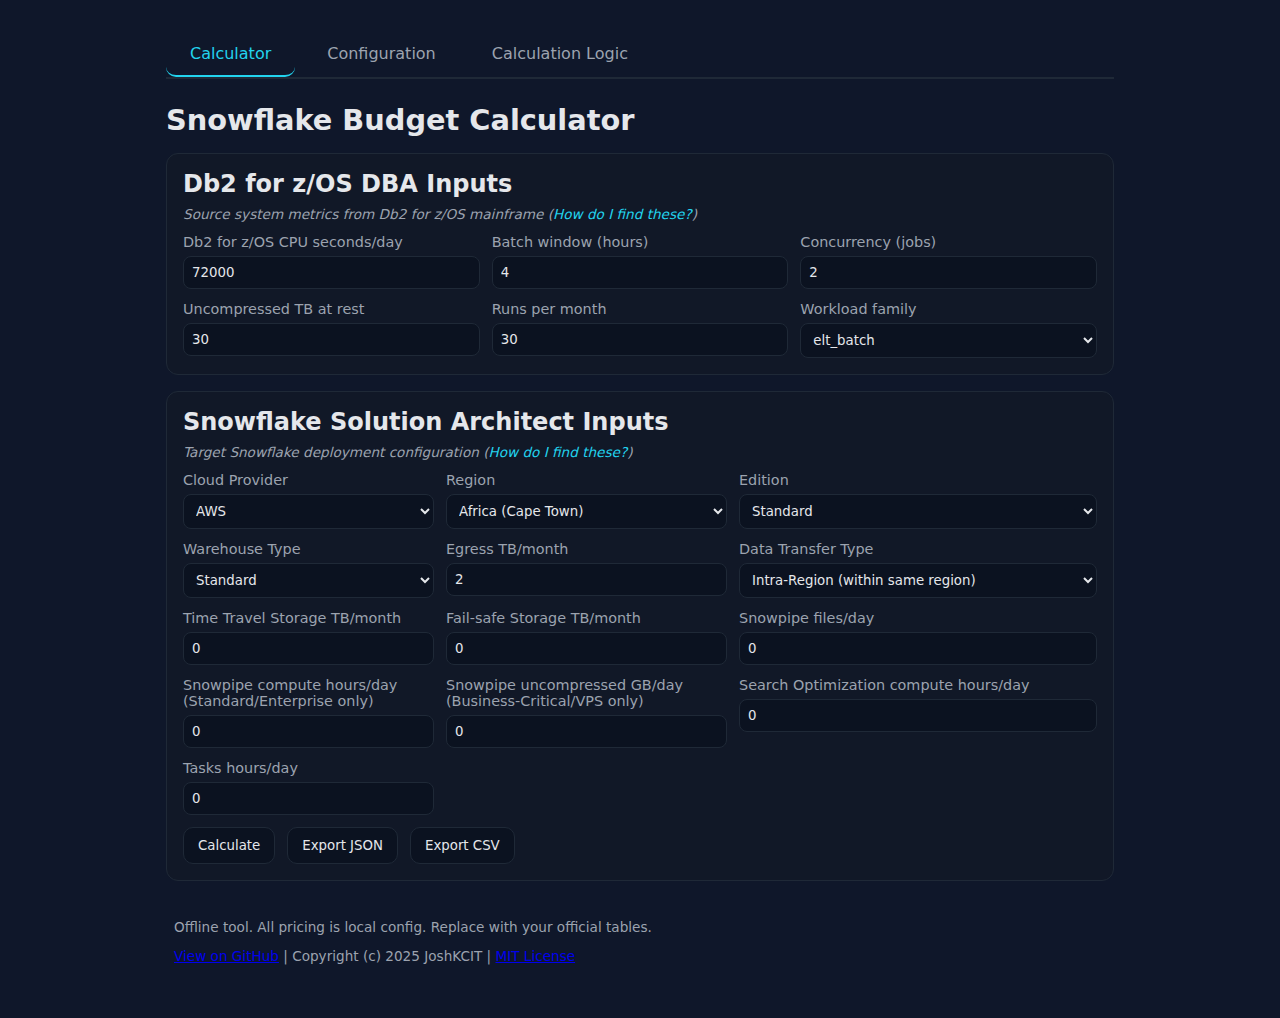
<file: index.html>
<!doctype html>
<html lang="en">
<head>
  <meta charset="utf-8">
  <title>Snowflake Budget Calculator (Offline)</title>
  <meta name="viewport" content="width=device-width, initial-scale=1">
  <link href="./css/styles.css" rel="stylesheet">
  <!-- Offline configs as JS window variables -->
  <script src="./config/pricing.js"></script>
  <script src="./config/rules.js"></script>
  <script src="./config/calibration.js"></script>
  <script src="./lib/calc.js"></script>
</head>
<body>
  <div class="container">
    <div class="tabs">
      <button class="tab-btn active" data-tab="calculator">Calculator</button>
      <button class="tab-btn" data-tab="configuration">Configuration</button>
      <button class="tab-btn" data-tab="calculation-logic">Calculation Logic</button>
    </div>

    <div id="calculator-tab" class="tab-content active">
    <h1>Snowflake Budget Calculator</h1>

    <section class="card">
      <h2>Db2 for z/OS DBA Inputs</h2>
      <p class="section-desc">Source system metrics from Db2 for z/OS mainframe (<a href="./docs/db2_dba_how_to_use.html" class="help-link">How do I find these?</a>)</p>
      <div class="grid">
        <label>Db2 for z/OS CPU seconds/day
          <input id="db2_cpu" type="number" min="0" step="1" value="72000">
        </label>
        <label>Batch window (hours)
          <input id="window_h" type="number" min="0.1" step="0.1" value="4">
        </label>
        <label>Concurrency (jobs)
          <input id="concurrency" type="number" min="1" step="1" value="2">
        </label>
        <label>Uncompressed TB at rest
          <input id="tb_at_rest" type="number" min="0" step="0.1" value="30">
        </label>
        <label>Runs per month
          <input id="freq" type="number" min="1" step="1" value="30">
        </label>
        <label>Workload family
          <select id="family"></select>
        </label>
      </div>
    </section>

    <section class="card">
      <h2>Snowflake Solution Architect Inputs</h2>
      <p class="section-desc">Target Snowflake deployment configuration (<a href="./docs/snowflake_architects_how_to_use.html" class="help-link">How do I find these?</a>)</p>
      <div class="grid">
        <label>Cloud Provider
          <select id="cloud_provider">
            <option value="aws">AWS</option>
            <option value="azure">Azure</option>
            <option value="gcp">GCP</option>
          </select>
        </label>
        <label>Region
          <select id="region"></select>
        </label>
        <label>Edition
          <select id="edition">
            <option value="standard">Standard</option>
            <option value="enterprise">Enterprise</option>
            <option value="business_critical">Business Critical</option>
            <option value="vps">Virtual Private Snowflake (VPS)</option>
          </select>
        </label>
        <label>Warehouse Type
          <select id="warehouse_type">
            <option value="standard">Standard</option>
            <option value="multi_cluster">Multi-Cluster</option>
            <option value="serverless">Serverless</option>
          </select>
        </label>
        <label id="cluster_count_label" style="display:none;">Number of clusters
          <input id="cluster_count" type="number" min="1" step="1" value="1">
        </label>
        <label>Egress TB/month
          <input id="egress_tb" type="number" min="0" step="0.1" value="2">
        </label>
        <label>Data Transfer Type
          <select id="egress_route">
            <option value="intraRegion">Intra-Region (within same region)</option>
            <option value="interRegion">Cross-Region (between regions, same cloud)</option>
            <option value="crossCloud">Cross-Cloud (between cloud providers)</option>
            <option value="internet">Internet-Egress (to public internet)</option>
            <option value="accountTransfer">Account-Transfer (between Snowflake accounts)</option>
          </select>
        </label>
        <label>Time Travel Storage TB/month
          <input id="timetravel_tb" type="number" min="0" step="0.1" value="0">
        </label>
        <label>Fail-safe Storage TB/month
          <input id="failsafe_tb" type="number" min="0" step="0.1" value="0">
        </label>
        <label>Snowpipe files/day
          <input id="snowpipe_files" type="number" min="0" step="1" value="0">
        </label>
        <label>Snowpipe compute hours/day (Standard/Enterprise only)
          <input id="snowpipe_compute_hours" type="number" min="0" step="0.1" value="0">
        </label>
        <label>Snowpipe uncompressed GB/day (Business-Critical/VPS only)
          <input id="snowpipe_gb" type="number" min="0" step="0.1" value="0">
        </label>
        <label>Search Optimization compute hours/day
          <input id="searchopt_compute_hours" type="number" min="0" step="0.1" value="0">
        </label>
        <label>Tasks hours/day
          <input id="tasks_h" type="number" min="0" step="0.1" value="0">
        </label>
      </div>
      <div class="actions">
        <button id="calc_btn">Calculate</button>
        <button id="export_json">Export JSON</button>
        <button id="export_csv">Export CSV</button>
      </div>
    </section>

    <section id="logic" class="card" style="display:none;">
      <details class="logic-details">
        <summary class="logic-summary">
          <div>
            <h2 style="display: inline; margin: 0;">Calculation Logic</h2>
            <p class="section-desc" style="display: block; margin: 4px 0 0 0;">Step-by-step breakdown of how results are calculated</p>
          </div>
        </summary>
        <div class="logic-steps" style="margin-top: 16px;">
        <div class="logic-step">
          <div class="step-number">1</div>
          <div class="step-content">
            <h4>Convert Db2 for z/OS CPU to Snowflake XS Hours</h4>
            <p class="step-formula" id="logic-step1">-</p>
            <p class="step-explanation">Uses workload-specific calibration factor (k) to estimate equivalent Snowflake compute time on XS warehouse.</p>
          </div>
        </div>

        <div class="logic-step">
          <div class="step-number">2</div>
          <div class="step-content">
            <h4>Calculate Concurrent Workload Need</h4>
            <p class="step-formula" id="logic-step2">-</p>
            <p class="step-explanation">Accounts for parallel jobs that must run simultaneously during the batch window.</p>
          </div>
        </div>

        <div class="logic-step">
          <div class="step-number">3</div>
          <div class="step-content">
            <h4>Select Warehouse Size</h4>
            <p class="step-formula" id="logic-step3">-</p>
            <p class="step-explanation">Chooses the smallest warehouse size that can complete the workload within the batch window constraint.</p>
          </div>
        </div>

        <div class="logic-step">
          <div class="step-number">4</div>
          <div class="step-content">
            <h4>Calculate Daily Warehouse Credits</h4>
            <p class="step-formula" id="logic-step4">-</p>
            <p class="step-explanation">Multiplies actual warehouse hours by the credit consumption rate for the selected size.</p>
          </div>
        </div>

        <div class="logic-step">
          <div class="step-number">5</div>
          <div class="step-content">
            <h4>Calculate Cloud Services Credits (10% Rule)</h4>
            <p class="step-formula" id="logic-step5">-</p>
            <p class="step-explanation">Cloud services are capped at 10% of warehouse credits, with an additional cap based on warehouse hours.</p>
          </div>
        </div>

        <div class="logic-step">
          <div class="step-number">6</div>
          <div class="step-content">
            <h4>Calculate Serverless Credits</h4>
            <p class="step-formula" id="logic-step6">-</p>
            <p class="step-explanation">Includes Snowpipe file processing and Task overhead based on usage patterns.</p>
          </div>
        </div>

        <div class="logic-step">
          <div class="step-number">7</div>
          <div class="step-content">
            <h4>Calculate Monthly Credits</h4>
            <p class="step-formula" id="logic-step7">-</p>
            <p class="step-explanation">Multiplies daily credits by monthly frequency and adds search optimization credits.</p>
          </div>
        </div>

        <div class="logic-step">
          <div class="step-number">8</div>
          <div class="step-content">
            <h4>Calculate Compute Costs</h4>
            <p class="step-formula" id="logic-step8">-</p>
            <p class="step-explanation">Converts total credits to dollars using region and edition-specific pricing.</p>
          </div>
        </div>

        <div class="logic-step">
          <div class="step-number">9</div>
          <div class="step-content">
            <h4>Add Storage Costs</h4>
            <p class="step-formula" id="logic-step9">-</p>
            <p class="step-explanation">Charges for data at rest based on uncompressed TB storage.</p>
          </div>
        </div>

        <div class="logic-step">
          <div class="step-number">10</div>
          <div class="step-content">
            <h4>Add Data Transfer Costs</h4>
            <p class="step-formula" id="logic-step10">-</p>
            <p class="step-explanation">Egress charges vary by transfer route (intra-region, inter-region, or internet).</p>
          </div>
        </div>

        <div class="logic-step final-step">
          <div class="step-number">✓</div>
          <div class="step-content">
            <h4>Grand Total</h4>
            <p class="step-formula" id="logic-step11">-</p>
            <p class="step-explanation">Sum of compute, storage, and transfer costs for complete monthly budget.</p>
          </div>
        </div>
      </div>
      </details>
    </section>

    <section id="results" class="card" style="display:none;">
      <h2>Results</h2>
      <p class="section-desc">Estimated Snowflake costs based on your inputs</p>
      
      <h3 class="subsection-title">Warehouse Configuration</h3>
      <div class="grid">
        <label>Recommended Size
          <div class="result-value" id="result-size">-</div>
        </label>
        <label>Warehouse Hours/Day
          <div class="result-value" id="result-wh-hours">-</div>
        </label>
        <label>Warehouse Credits/Day
          <div class="result-value" id="result-wh-credits">-</div>
        </label>
        <label id="result-cluster-count-label" style="display:none;">Number of Clusters
          <div class="result-value" id="result-cluster-count">-</div>
        </label>
      </div>

      <h3 class="subsection-title">Daily Credits Breakdown</h3>
      <div class="grid">
        <label>Cloud Services Credits/Day
          <div class="result-value" id="result-cs-credits">-</div>
        </label>
        <label>Serverless Credits/Day
          <div class="result-value" id="result-serverless-credits">-</div>
        </label>
        <label>Total Monthly Credits
          <div class="result-value" id="result-monthly-credits">-</div>
        </label>
      </div>

      <h3 class="subsection-title">Monthly Cost Breakdown (USD)</h3>
      <div class="grid">
        <label>Compute Cost
          <div class="result-value" id="result-compute">-</div>
        </label>
        <label>Storage Cost
          <div class="result-value" id="result-storage">-</div>
        </label>
        <label>Transfer Cost
          <div class="result-value" id="result-transfer">-</div>
        </label>
      </div>

      <h3 class="subsection-title">Total Estimated Cost</h3>
      <div class="result-total">
        <div class="total-label">Grand Total (USD/month)</div>
        <div class="total-value" id="result-grand-total">$0.00</div>
      </div>
      <div class="result-total" style="margin-top: 12px;">
        <div class="total-label">Grand Total (USD/year)</div>
        <div class="total-value" id="result-grand-total-year">$0.00</div>
      </div>

      <details class="raw-json">
        <summary>View Raw JSON</summary>
        <pre id="out"></pre>
      </details>
    </section>

    <footer>
      <p>Offline tool. All pricing is local config. Replace with your official tables.</p>
      <p>
        <a href="https://github.com/JoshKCIT/db2_to_snowflake_cost_calculator" target="_blank" rel="noopener noreferrer">View on GitHub</a> | 
        Copyright (c) 2025 JoshKCIT | 
        <a href="LICENSE">MIT License</a>
      </p>
    </footer>
    </div>

    <div id="configuration-tab" class="tab-content">
      <h1>Configuration Editor</h1>
      <p class="section-desc">Edit pricing, rules, and calibration settings. Changes are saved automatically to your browser's local storage.</p>
      
      <div class="config-actions">
        <button id="reset-config">Reset to Default</button>
        <button id="export-config">Export Config</button>
        <button id="import-config">Import Config</button>
        <input type="file" id="import-file" accept=".json" style="display: none;">
      </div>

      <!-- Pricing Configuration -->
      <section class="card config-section">
        <h2>Pricing Configuration</h2>
        <div class="config-subsection">
          <h3>Regions</h3>
          <div class="config-controls">
            <button class="add-item-btn" data-type="region">Add Region</button>
          </div>
          <div id="regions-list" class="config-list"></div>
        </div>
        <div class="config-subsection">
          <h3>Serverless Pricing</h3>
          <div id="serverless-config" class="config-form"></div>
        </div>
      </section>

      <!-- Rules Configuration -->
      <section class="card config-section">
        <h2>Rules Configuration</h2>
        <div class="config-subsection">
          <h3>Warehouse Credits Per Hour</h3>
          <div id="warehouse-credits-config" class="config-form"></div>
        </div>
        <div class="config-subsection">
          <h3>Size Factors</h3>
          <div id="size-factors-config" class="config-form"></div>
        </div>
        <div class="config-subsection">
          <h3>Cloud Services</h3>
          <div id="cloud-services-config" class="config-form"></div>
        </div>
      </section>

      <!-- Calibration Configuration -->
      <section class="card config-section">
        <h2>Calibration Configuration</h2>
        <div class="config-subsection">
          <h3>Workload Families</h3>
          <div class="config-controls">
            <button class="add-item-btn" data-type="workload">Add Workload Family</button>
          </div>
          <div id="workload-families-list" class="config-list"></div>
        </div>
        <div class="config-subsection">
          <h3>Default Family</h3>
          <div id="default-family-config" class="config-form"></div>
        </div>
      </section>
    </div>

    <div id="calculation-logic-tab" class="tab-content">
      <h1>Calculation Logic & Methodology</h1>
      <p class="section-desc">Detailed explanation of how Db2 for z/OS metrics are used to calculate Snowflake costs. This section helps DBAs and Solution Architects validate the calculation methodology.</p>

      <section class="card">
        <h2>Overview</h2>
        <p>This calculator translates Db2 for z/OS mainframe workload metrics into equivalent Snowflake compute requirements using a calibration-based approach. Each Db2 for z/OS metric serves a specific purpose in determining the optimal Snowflake warehouse size and associated costs.</p>
        <p><strong>Key Principle:</strong> We convert Db2 for z/OS CPU time to Snowflake XS-equivalent hours using workload-specific calibration factors (k-values), then select the smallest warehouse size that can complete the workload within the batch window.</p>
      </section>

      <section class="card" id="key-concepts">
        <h2>Key Concepts</h2>
        <p>Before diving into the calculation steps, it's helpful to understand these fundamental concepts:</p>
        
        <h3>Credits: Snowflake's Compute Currency</h3>
        <p><strong>What are credits?</strong> Credits are Snowflake's unit of compute consumption. Think of them like "compute hours" but normalized across different warehouse sizes.</p>
        <ul>
          <li><strong>1 credit = 1 hour of XS warehouse runtime</strong> (baseline)</li>
          <li>Larger warehouses consume credits faster: S warehouse uses 2 credits/hour, M uses 4 credits/hour, etc.</li>
          <li><strong>Credits consumed = Cost:</strong> Monthly cost = Credits × Price per Credit (varies by region and edition)</li>
        </ul>
        <p><strong>Why credits matter:</strong> Snowflake bills based on credits consumed, not warehouse hours directly. Understanding credits helps you understand costs.</p>
        
        <h3>Size Factors: How Warehouse Sizes Scale</h3>
        <p><strong>What are size factors?</strong> Size factors represent how much faster each warehouse size is compared to XS:</p>
        <ul>
          <li>XS = 1× (baseline), S = 2×, M = 4×, L = 8×, XL = 16×, 2XL = 32×, 3XL = 64×, 4XL = 128×</li>
          <li>A 2× warehouse completes work in half the time of XS</li>
          <li>A 4× warehouse completes work in 1/4 the time of XS</li>
        </ul>
        <p><strong>Cost vs Speed Trade-off:</strong> Larger warehouses cost more per hour but complete work faster. If you can use the full time window, total cost is the same. The calculator selects the smallest size that fits your batch window to minimize costs.</p>
        <p><strong>Example:</strong> 8 XS-equivalent hours costs 10.8 credits whether you use XS (8 hours) or M warehouse (2 hours). But M completes in 2 hours vs 8 hours.</p>
        
        <h3>Multi-Cluster Warehouses: Horizontal Scaling</h3>
        <p><strong>What is multi-cluster?</strong> Multi-cluster warehouses allow you to add multiple compute clusters (horizontal scaling) to handle higher concurrency or larger workloads.</p>
        <ul>
          <li><strong>Single cluster:</strong> One compute cluster handles all queries</li>
          <li><strong>Multi-cluster:</strong> Multiple clusters share the workload (e.g., 3 clusters = 3× the compute capacity)</li>
          <li><strong>Cost impact:</strong> Credits consumed = Single cluster credits × Number of clusters</li>
        </ul>
        <p><strong>When to use:</strong> Multi-cluster is useful when you need to handle many concurrent queries or when a single cluster can't meet your concurrency requirements. However, it increases costs linearly with cluster count.</p>
        <p><strong>Example:</strong> If a single XL cluster uses 100 credits/day, 3 XL clusters = 300 credits/day.</p>
        
        <h3>k-factor: Calibration for Performance Differences</h3>
        <p><strong>What is k-factor?</strong> The k-factor accounts for performance differences between Db2 for z/OS and Snowflake when running the same workload.</p>
        <ul>
          <li><strong>k = 1.0:</strong> Snowflake needs the same compute time as Db2 (rare)</li>
          <li><strong>k = 1.8:</strong> Snowflake needs 1.8× the compute time (typical for ELT batch)</li>
          <li><strong>k = 2.4:</strong> Snowflake needs 2.4× the compute time (typical for reporting)</li>
        </ul>
        <p><strong>Why k ≠ 1.0:</strong> Differences in query optimization, data models (columnar vs row-based), network overhead, and system architecture cause performance differences. See the <a href="./docs/calibration_guide.html">Calibration Guide</a> for detailed explanation.</p>
        <p><strong>Critical importance:</strong> Using the wrong k-factor can cause cost estimates to be off by 50% or more. Always calibrate k-factors for your specific workloads.</p>
      </section>

      <section class="card">
        <h2>Db2 for z/OS DBA Inputs: Usage & Rationale</h2>

        <div style="margin-bottom: 2rem;">
          <h3>1. Db2 for z/OS CPU Seconds/Day</h3>
          <p><strong>How it's used:</strong></p>
          <ul>
            <li><strong>Primary Formula:</strong> <code>XS Hours = (Db2 for z/OS CPU seconds/day × k) / 3600</code></li>
            <li>This is the foundation metric that represents your workload's compute intensity</li>
            <li>Multiplied by the calibration factor (k) to account for workload-specific performance characteristics</li>
            <li>Divided by 3600 to convert seconds to hours</li>
          </ul>
          <p><strong>Why this metric:</strong></p>
          <ul>
            <li><strong>CPU time is workload-agnostic:</strong> Unlike elapsed time, CPU time measures actual processing work regardless of I/O wait, contention, or system load</li>
            <li><strong>Standardized measurement:</strong> Db2 for z/OS CPU seconds are consistently measured across different mainframe configurations and environments</li>
            <li><strong>Direct compute correlation:</strong> Snowflake warehouses are sized by compute capacity, making CPU time the most direct translation metric</li>
            <li><strong>Available in SMF:</strong> Db2 for z/OS CPU time is readily available in SMF Type 101 records (IFCID 0003), making it accessible to DBAs</li>
          </ul>
          <p><strong>Example:</strong> 72,000 CPU seconds/day × 1.8 (ELT batch k-factor) ÷ 3600 = 36 XS-equivalent hours/day</p>
        </div>

        <div style="margin-bottom: 2rem;">
          <h3>2. Batch Window (Hours)</h3>
          <p><strong>How it's used:</strong></p>
          <ul>
            <li><strong>Size Selection Constraint:</strong> Determines the minimum warehouse size required</li>
            <li><strong>Formula:</strong> <code>Warehouse Hours = (XS Hours × Concurrency) / Size Factor</code></li>
            <li>The calculator selects the smallest warehouse size where: <code>Warehouse Hours ≤ Batch Window</code></li>
            <li>Larger warehouses have higher size factors (2×, 4×, 8×, etc.), allowing the same work to complete in less time</li>
          </ul>
          <p><strong>Why this metric:</strong></p>
          <ul>
            <li><strong>SLA requirement:</strong> Batch windows represent real business constraints (e.g., "EOD batch must complete by 6 AM")</li>
            <li><strong>Cost optimization:</strong> By selecting the smallest warehouse that meets the window, we minimize costs while ensuring SLA compliance</li>
            <li><strong>Real-world constraint:</strong> Unlike theoretical capacity planning, batch windows reflect actual operational requirements</li>
            <li><strong>Size factor leverage:</strong> Snowflake's size factors (2×, 4×, 8×, etc.) allow us to trade warehouse size for runtime, making the window critical</li>
          </ul>
          <p><strong>Example:</strong> If you need 36 XS hours but only have a 4-hour window, you need at least a Medium warehouse (4× faster): 36 ÷ 4 = 9 hours, which fits in 4 hours? No. Try Large (8×): 36 ÷ 8 = 4.5 hours, still too much. Try XL (16×): 36 ÷ 16 = 2.25 hours ✅</p>
        </div>

        <div style="margin-bottom: 2rem;">
          <h3>3. Concurrency (Jobs)</h3>
          <p><strong>How it's used:</strong></p>
          <ul>
            <li><strong>Parallelism Multiplier:</strong> <code>Total Need = XS Hours × Concurrency</code></li>
            <li>Represents jobs that must run simultaneously, not sequentially</li>
            <li>Affects warehouse size selection: higher concurrency requires larger warehouses or longer runtime</li>
            <li><strong>Formula Impact:</strong> <code>Warehouse Hours = (XS Hours × Concurrency) / Size Factor</code></li>
          </ul>
          <p><strong>Why this metric:</strong></p>
          <ul>
            <li><strong>Real parallelism:</strong> Unlike sequential job scheduling, concurrent jobs require simultaneous compute resources</li>
            <li><strong>Warehouse sizing:</strong> Snowflake warehouses can handle concurrent queries, but the total compute need increases linearly with concurrency</li>
            <li><strong>Cost impact:</strong> Higher concurrency may require larger warehouses, directly impacting costs</li>
            <li><strong>Operational reality:</strong> Reflects actual job scheduling patterns (e.g., "3 ETL streams run in parallel")</li>
          </ul>
          <p><strong>Example:</strong> 36 XS hours with 2 concurrent jobs = 72 XS-equivalent hours needed. With a 4-hour window, you need XL warehouse (16×): 72 ÷ 16 = 4.5 hours... still tight. Try 2XL (32×): 72 ÷ 32 = 2.25 hours ✅</p>
        </div>

        <div style="margin-bottom: 2rem;">
          <h3>4. Uncompressed TB at Rest</h3>
          <p><strong>How it's used:</strong></p>
          <ul>
            <li><strong>Storage Cost Calculation:</strong> <code>Storage Cost = TB × Storage Rate/TB/Month</code></li>
            <li>Directly multiplied by region-specific storage pricing</li>
            <li>Also used for Time Travel and Fail-safe storage calculations (if specified)</li>
            <li>Does NOT affect compute sizing—storage and compute are separate in Snowflake</li>
          </ul>
          <p><strong>Why this metric:</strong></p>
          <ul>
            <li><strong>Snowflake storage model:</strong> Snowflake charges for storage separately from compute, so data size directly maps to storage costs</li>
            <li><strong>Uncompressed size:</strong> We use uncompressed size because Snowflake applies its own compression (typically 3-5×), and pricing is based on uncompressed data</li>
            <li><strong>Predictable cost:</strong> Storage costs are linear and predictable, unlike compute which varies with usage</li>
            <li><strong>Db2 catalog source:</strong> Available from Db2 for z/OS catalog tables (SYSTABLESPACE, SYSTABLEPART) via RUNSTATS</li>
          </ul>
          <p><strong>Note:</strong> Storage size does NOT influence warehouse selection—a 1 TB database can require a 4XL warehouse if compute-intensive, while a 100 TB database might only need XS if queries are simple.</p>
        </div>

        <div style="margin-bottom: 2rem;">
          <h3>5. Runs per Month</h3>
          <p><strong>How it's used:</strong></p>
          <ul>
            <li><strong>Monthly Credit Calculation:</strong> <code>Monthly Credits = Daily Credits × Runs per Month</code></li>
            <li>Multiplies daily compute costs by execution frequency</li>
            <li>Applies to warehouse credits, Cloud Services credits, and serverless credits</li>
            <li>Does NOT affect warehouse size selection (size is based on single-run requirements)</li>
          </ul>
          <p><strong>Why this metric:</strong></p>
          <ul>
            <li><strong>Frequency multiplier:</strong> Snowflake charges per hour of warehouse runtime, so more frequent runs = higher monthly costs</li>
            <li><strong>Budget planning:</strong> Essential for accurate monthly/annual cost projections</li>
            <li><strong>Operational schedule:</strong> Reflects actual job scheduling (daily = 30/month, weekly = 4/month, hourly = 720/month)</li>
            <li><strong>Cost optimization opportunity:</strong> Understanding frequency helps identify consolidation opportunities</li>
          </ul>
          <p><strong>Example:</strong> If daily credits = 100 and runs = 30/month, monthly credits = 3,000. If runs = 1/month (month-end only), monthly credits = 100.</p>
        </div>

        <div style="margin-bottom: 2rem;">
          <h3>6. Workload Family</h3>
          <p><strong>How it's used:</strong></p>
          <ul>
            <li><strong>Calibration Factor Selection:</strong> Determines the k-value used in the conversion formula</li>
            <li><strong>Formula:</strong> <code>XS Hours = (Db2 for z/OS CPU seconds × k) / 3600</code></li>
            <li>Different workload types have different k-values:
              <ul>
                <li><strong>ELT Batch:</strong> k = 1.8 (transformation-heavy, moderate overhead)</li>
                <li><strong>Reporting:</strong> k = 2.4 (query-heavy, higher Snowflake overhead for complex analytics)</li>
                <li><strong>CDC:</strong> k = 1.2 (simple incremental loads, minimal overhead)</li>
              </ul>
            </li>
          </ul>
          <p><strong>Why this metric:</strong></p>
          <ul>
            <li><strong>Workload-specific performance:</strong> Different workload types have different performance characteristics in Snowflake vs DB2</li>
            <li><strong>Calibration accuracy:</strong> k-values are derived from empirical testing and account for:
              <ul>
                <li>Query optimization differences (Snowflake's optimizer vs DB2)</li>
                <li>Data model differences (columnar vs row-based storage)</li>
                <li>Network overhead (cloud vs on-premise)</li>
                <li>Transformation complexity (ELT patterns differ from ETL)</li>
              </ul>
            </li>
            <li><strong>Empirical basis:</strong> k-values should be calibrated based on actual migration testing (see <a href="./docs/calibration_guide.html">Calibration Guide</a>)</li>
            <li><strong>Cost accuracy:</strong> Using the correct k-value ensures accurate cost estimates</li>
          </ul>
          <p><strong>Calibration Note:</strong> Default k-values are starting points. Organizations should calibrate these values based on their specific workloads after initial migration testing.</p>
        </div>
      </section>

      <section class="card">
        <h2>Complete Calculation Flow</h2>
        <p>Understanding the end-to-end calculation process helps validate each step:</p>
        
        <div style="margin-bottom: 1.5rem;">
          <h3>Step 1: Convert Db2 for z/OS CPU to Snowflake XS Hours</h3>
          <p><strong>Formula:</strong> <code>XS Hours = (Db2 for z/OS CPU seconds/day × k) / 3600</code></p>
          <p><strong>Purpose:</strong> Translate Db2 for z/OS compute time to Snowflake's baseline warehouse size (XS)</p>
          <p><strong>Why XS as baseline:</strong> XS is Snowflake's smallest warehouse size, providing a consistent reference point. All other sizes are multiples of XS capacity.</p>
        </div>

        <div style="margin-bottom: 1.5rem;">
          <h3>Step 2: Account for Concurrent Workload</h3>
          <p><strong>Formula:</strong> <code>Total Need = XS Hours × Concurrency</code></p>
          <p><strong>Purpose:</strong> Calculate total compute requirement when multiple jobs run simultaneously</p>
          <p><strong>Example:</strong> 36 XS hours with 2 concurrent jobs = 72 XS-equivalent hours needed</p>
        </div>

        <div style="margin-bottom: 1.5rem;" id="step-3-select-optimal-warehouse-size">
          <h3>Step 3: Select Optimal Warehouse Size</h3>
          <p><strong>Formula:</strong> <code>Warehouse Hours = Total Need / Size Factor</code></p>
          <p><strong>Selection Logic:</strong> Choose smallest size where <code>Warehouse Hours ≤ Batch Window</code></p>
          <p><strong>Size Factors:</strong> XS=1×, S=2×, M=4×, L=8×, XL=16×, 2XL=32×, 3XL=64×, 4XL=128×</p>
          
          <p><strong>Why smallest size:</strong> Minimizes costs while meeting SLA requirements. Larger warehouses cost more per hour but complete work faster. Since total cost is the same if you can use the full time window, selecting the smallest size that fits provides cost optimization without sacrificing performance.</p>
          
          <p><strong>How size factors work:</strong></p>
          <ul>
            <li>Each warehouse size is a multiple of XS capacity (2×, 4×, 8×, etc.)</li>
            <li>A 2× warehouse completes work in half the time but costs 2× per hour</li>
            <li>The calculator tries sizes from smallest to largest until one fits the batch window</li>
            <li>This ensures you get the minimum cost while meeting your SLA</li>
          </ul>
          
          <p><strong>Multi-cluster consideration:</strong> If using multi-cluster warehouses, the calculation accounts for cluster count. Each cluster consumes credits independently, so total credits = single cluster credits × cluster count.</p>
          
          <p><strong>Example:</strong> 72 XS-equivalent hours needed, 4-hour window</p>
          <ul>
            <li>Try XL (16×): 72 ÷ 16 = 4.5 hours (too long for 4h window)</li>
            <li>Try 2XL (32×): 72 ÷ 32 = 2.25 hours ✅ (fits in 4h window)</li>
            <li><strong>Result:</strong> Select 2XL warehouse</li>
          </ul>
        </div>

        <div style="margin-bottom: 1.5rem;">
          <h3>Step 4: Calculate Warehouse Credits</h3>
          <p><strong>Formula:</strong> <code>Warehouse Credits/Day = Warehouse Hours × Credits/Hour</code></p>
          <p><strong>Multi-Cluster:</strong> If multi-cluster warehouse, multiply by cluster count</p>
          <p><strong>Credits per Hour:</strong> XS=1.35, S=2.7, M=5.4, L=10.8, XL=21.6, 2XL=43.2, 3XL=86.4, 4XL=172.8</p>
          <p><strong>Why credits:</strong> Snowflake uses a credit-based billing model. Credits consumed = compute cost.</p>
        </div>

        <div style="margin-bottom: 1.5rem;" id="step-5-calculate-cloud-services-credits">
          <h3>Step 5: Calculate Cloud Services Credits</h3>
          <p><strong>Formula:</strong> <code>CS Credits/Day = min(4.4 × Warehouse Hours, Waiver% × Warehouse Credits)</code></p>
          <p><strong>Waiver Rule:</strong> Cloud Services are waived if ≤ 10% of warehouse credits (configurable)</p>
          
          <p><strong>What Cloud Services covers:</strong> Cloud Services credits pay for operations that don't run on warehouses:</p>
          <ul>
            <li><strong>Metadata operations:</strong> Table definitions, schema management, security policies</li>
            <li><strong>Query compilation:</strong> SQL parsing, optimization, execution plan generation</li>
            <li><strong>Coordination:</strong> Query scheduling, result set management, transaction coordination</li>
            <li><strong>Authentication:</strong> User authentication and authorization checks</li>
            <li><strong>Data dictionary:</strong> Accessing metadata about tables, columns, and relationships</li>
          </ul>
          
          <p><strong>Why the 10% waiver exists:</strong> Snowflake provides this waiver because Cloud Services typically consume 5-10% of warehouse credits for normal workloads. This waiver makes Cloud Services "free" for most customers, simplifying cost planning. However, workloads with heavy metadata operations (many small queries, frequent DDL operations) may exceed the waiver.</p>
          
          <p><strong>Why there's a cap (4.4 credits/hour):</strong> The cap prevents runaway Cloud Services costs if something goes wrong (e.g., runaway query compilation, metadata thrashing). The cap is based on warehouse hours, not credits, ensuring it scales appropriately.</p>
          
          <p><strong>When you might exceed the waiver:</strong></p>
          <ul>
            <li>Many small, frequent queries (high query compilation overhead)</li>
            <li>Heavy DDL operations (frequent schema changes)</li>
            <li>Complex security policies requiring frequent evaluation</li>
            <li>Very short-running warehouses (Cloud Services overhead becomes significant)</li>
          </ul>
          
          <p><strong>Example:</strong> If warehouse credits = 100/day, Cloud Services waiver = 10 credits/day (10%). If actual Cloud Services = 8 credits/day, you pay 0 (waived). If actual = 15 credits/day, you pay 15 credits/day (exceeds waiver).</p>
        </div>

        <div style="margin-bottom: 1.5rem;" id="step-6-calculate-serverless-credits">
          <h3>Step 6: Calculate Serverless Credits</h3>
          <p><strong>Components:</strong></p>
          <ul>
            <li><strong>Snowpipe:</strong> Edition-specific (Std/Ent: files + compute; BC/VPS: per-GB)</li>
            <li><strong>Search Optimization:</strong> Compute hours × (2 compute + 1 Cloud Services multipliers)</li>
            <li><strong>Tasks:</strong> Task hours × (0.9 compute + 1 Cloud Services multipliers)</li>
          </ul>
          
          <p><strong>Why serverless:</strong> These features run independently of warehouses and have their own pricing models. They don't require warehouses to be running, which makes them cost-effective for event-driven workloads.</p>
          
          <h4>Snowpipe Pricing (Edition-Specific)</h4>
          <p><strong>Why pricing differs by edition:</strong> Business-Critical and VPS editions use a different Snowpipe architecture optimized for high-volume, continuous ingestion. This architecture has different cost characteristics than Standard/Enterprise editions.</p>
          <ul>
            <li><strong>Standard/Enterprise:</strong> Pay per 1000 files processed + compute multiplier for processing time. Typical rate: ~0.06 credits per 1000 files, ~1.25× multiplier for compute hours.</li>
            <li><strong>Business-Critical/VPS:</strong> Pay per GB of data processed. Typical rate: ~0.0037 credits per GB. This model is more cost-effective for high-volume, low-file-count scenarios.</li>
          </ul>
          <p><strong>When to use each:</strong> If you process many small files, Standard/Enterprise pricing may be better. If you process fewer, larger files, Business-Critical/VPS pricing may be better.</p>
          
          <h4>Search Optimization</h4>
          <p><strong>What it is:</strong> Search Optimization Service accelerates point lookups and filtering on large tables by maintaining optimized data structures.</p>
          <p><strong>Pricing model:</strong> Uses multipliers: 2× for compute + 1× for Cloud Services = 3× total multiplier. This means 1 hour of Search Optimization compute = 3 credits (2 compute + 1 Cloud Services).</p>
          <p><strong>Why multipliers:</strong> Search Optimization requires both compute resources (to maintain indexes) and Cloud Services (for metadata and coordination).</p>
          
          <h4>Serverless Tasks</h4>
          <p><strong>What it is:</strong> Scheduled SQL statements that run automatically (like cron jobs or scheduled procedures).</p>
          <p><strong>Pricing model:</strong> Uses multipliers: 0.9× for compute + 1× for Cloud Services = 1.9× total multiplier. This means 1 hour of Task runtime = 1.9 credits (0.9 compute + 1 Cloud Services).</p>
          <p><strong>Why 0.9× compute:</strong> Tasks typically use slightly less compute than equivalent warehouse queries because they're optimized for scheduled execution. The Cloud Services multiplier accounts for task scheduling and coordination overhead.</p>
          <p><strong>Backward compatibility:</strong> Older configurations may use a simple overhead rate (e.g., 0.25 credits/hour) instead of multipliers. The calculator supports both formats.</p>
        </div>

        <div style="margin-bottom: 1.5rem;">
          <h3>Step 7: Calculate Monthly Credits</h3>
          <p><strong>Formula:</strong> <code>Monthly Credits = (WH Credits + CS Credits + Serverless Credits) × Runs/Month</code></p>
          <p><strong>Purpose:</strong> Scale daily costs to monthly based on execution frequency</p>
        </div>

        <div style="margin-bottom: 1.5rem;" id="step-8-calculate-compute-cost">
          <h3>Step 8: Calculate Compute Cost</h3>
          <p><strong>Formula:</strong> <code>Compute Cost = Monthly Credits × Price/Credit(Region, Edition)</code></p>
          <p><strong>Edition Impact:</strong> Standard ($2/credit), Enterprise ($3/credit), Business Critical ($4/credit), VPS ($6/credit)</p>
          
          <p><strong>What credits represent:</strong> Credits are Snowflake's unit of compute consumption. They represent actual compute work performed, normalized across warehouse sizes. 1 credit = 1 hour of XS warehouse runtime (baseline).</p>
          
          <p><strong>Why pricing varies by edition:</strong> Higher editions don't just provide more performance—they provide additional features and capabilities:</p>
          <ul>
            <li><strong>Standard:</strong> Basic Snowflake features, suitable for most workloads</li>
            <li><strong>Enterprise:</strong> Adds advanced security (encryption, key management), time travel extensions, materialized views, and more</li>
            <li><strong>Business Critical:</strong> Adds enhanced security (HIPAA, PCI-DSS compliance), private connectivity options, and additional isolation</li>
            <li><strong>VPS (Virtual Private Snowflake):</strong> Dedicated infrastructure, maximum isolation, compliance certifications, and dedicated support</li>
          </ul>
          <p><strong>Key point:</strong> Edition pricing reflects features and compliance capabilities, not just compute performance. All editions have the same compute performance for the same warehouse size.</p>
          
          <p><strong>Why pricing varies by region:</strong> Different cloud provider regions have different infrastructure costs, which Snowflake passes through. Some regions may also have different demand patterns affecting pricing.</p>
          
          <p><strong>VPS fallback:</strong> If VPS pricing isn't configured for a region, the calculator falls back to Business Critical pricing, as VPS is typically priced similarly to Business Critical in most regions.</p>
          
          <p><strong>Example:</strong> 1,000 credits/month × $3/credit (Enterprise) = $3,000/month compute cost. Same workload on Standard = $2,000/month (saves $1,000 but loses Enterprise features).</p>
        </div>

        <div style="margin-bottom: 1.5rem;" id="step-9-calculate-storage-cost">
          <h3>Step 9: Calculate Storage Cost</h3>
          <p><strong>Formula:</strong> <code>Storage Cost = (Regular TB + Time Travel TB + Fail-safe TB) × Storage Rate/TB/Month</code></p>
          
          <p><strong>Why separate:</strong> Storage is independent of compute—you pay for data at rest regardless of query activity. This is different from traditional databases where storage and compute are bundled together.</p>
          
          <h4>Storage Types</h4>
          <p><strong>Regular Storage:</strong> Active data in your tables. This is the primary storage cost and represents your current database size.</p>
          
          <p><strong>Time Travel Storage:</strong> Historical versions of your data for point-in-time recovery. Snowflake maintains historical data for a configurable retention period (default: 1 day, can be extended up to 90 days for Enterprise+).</p>
          <ul>
            <li><strong>What it provides:</strong> Ability to query data as it existed at any point in time within the retention period</li>
            <li><strong>Use cases:</strong> Accidental data deletion recovery, point-in-time queries, audit trails</li>
            <li><strong>Retention:</strong> Configurable per table (1-90 days for Enterprise+, 1 day for Standard)</li>
            <li><strong>Cost:</strong> Charged at the same rate as regular storage</li>
          </ul>
          
          <p><strong>Fail-safe Storage:</strong> Disaster recovery backup maintained by Snowflake for 7 days after Time Travel expires. This is a safety net beyond Time Travel.</p>
          <ul>
            <li><strong>What it provides:</strong> Additional protection against catastrophic data loss</li>
            <li><strong>Retention:</strong> Fixed 7 days (not configurable)</li>
            <li><strong>Access:</strong> Only accessible via Snowflake support (not user-accessible like Time Travel)</li>
            <li><strong>Cost:</strong> Charged at the same rate as regular storage</li>
          </ul>
          
          <p><strong>Why all charged at same rate:</strong> All three storage types use the same underlying Snowflake storage infrastructure. The pricing reflects storage costs, not the value of the data protection features.</p>
          
          <p><strong>Uncompressed size:</strong> Storage costs are based on uncompressed data size. Snowflake applies automatic compression (typically 3-5×), but you're charged for the uncompressed size. This is why the calculator asks for "uncompressed TB at rest."</p>
          
          <p><strong>Example:</strong> 30 TB regular + 5 TB Time Travel + 2 TB Fail-safe = 37 TB total × $23/TB/month = $851/month storage cost.</p>
        </div>

        <div style="margin-bottom: 1.5rem;" id="step-10-calculate-transfer-cost">
          <h3>Step 10: Calculate Transfer Cost</h3>
          <p><strong>Formula:</strong> <code>Transfer Cost = Egress TB × Egress Rate(Route)</code></p>
          <p><strong>Route Types:</strong> Intra-region ($0), Inter-region ($20/TB), Internet ($90/TB), Cross-cloud ($90/TB), Account Transfer ($20/TB)</p>
          
          <p><strong>Why egress:</strong> Snowflake charges for data leaving their platform (egress), not for data entering (ingress). This is common in cloud platforms—you pay to get data out, not to put data in.</p>
          
          <h4>Egress Route Types</h4>
          <p><strong>Intra-Region ($0/TB):</strong> Data transfer within the same Snowflake region (e.g., from Snowflake to an EC2 instance in the same AWS region).</p>
          <ul>
            <li><strong>When to use:</strong> When your destination is in the same cloud region as Snowflake</li>
            <li><strong>Cost:</strong> Free—no egress charges</li>
            <li><strong>Example:</strong> Snowflake in AWS us-east-1 → EC2 instance in AWS us-east-1</li>
          </ul>
          
          <p><strong>Inter-Region ($20/TB):</strong> Data transfer between regions within the same cloud provider (e.g., from Snowflake in AWS us-east-1 to AWS us-west-2).</p>
          <ul>
            <li><strong>When to use:</strong> When your destination is in a different region but same cloud provider</li>
            <li><strong>Cost:</strong> Moderate—typically $20/TB (varies by cloud provider)</li>
            <li><strong>Example:</strong> Snowflake in AWS us-east-1 → S3 bucket in AWS us-west-2</li>
          </ul>
          
          <p><strong>Cross-Cloud ($90/TB):</strong> Data transfer between different cloud providers (e.g., from Snowflake in AWS to Azure or GCP).</p>
          <ul>
            <li><strong>When to use:</strong> When your destination is in a different cloud provider</li>
            <li><strong>Cost:</strong> High—typically $90/TB (priced like internet egress)</li>
            <li><strong>Example:</strong> Snowflake in AWS us-east-1 → Azure Blob Storage</li>
          </ul>
          
          <p><strong>Internet ($90/TB):</strong> Data transfer to the public internet (e.g., downloading data to your local machine or to a non-cloud destination).</p>
          <ul>
            <li><strong>When to use:</strong> When your destination is on the public internet or not in a cloud provider</li>
            <li><strong>Cost:</strong> High—typically $90/TB</li>
            <li><strong>Example:</strong> Snowflake → Your local machine via internet connection</li>
          </ul>
          
          <p><strong>Account Transfer ($20/TB):</strong> Data transfer between different Snowflake accounts (e.g., from production account to development account).</p>
          <ul>
            <li><strong>When to use:</strong> When replicating data between Snowflake accounts</li>
            <li><strong>Cost:</strong> Moderate—typically $20/TB (priced like inter-region)</li>
            <li><strong>Example:</strong> Production Snowflake account → Development Snowflake account</li>
          </ul>
          
          <p><strong>Why intra-region is free:</strong> Cloud providers don't charge for data transfer within the same region because it uses their internal network. Snowflake passes this cost structure through to customers.</p>
          
          <p><strong>Cost optimization tip:</strong> Keep data processing within the same region as Snowflake to avoid egress charges. Use intra-region transfers whenever possible.</p>
          
          <p><strong>Example:</strong> 10 TB egress via internet = 10 TB × $90/TB = $900/month. Same data via intra-region = $0/month.</p>
        </div>

        <div style="margin-bottom: 1.5rem;">
          <h3>Step 11: Grand Total</h3>
          <p><strong>Formula:</strong> <code>Total Cost = Compute + Storage + Transfer</code></p>
          <p><strong>Purpose:</strong> Complete monthly cost estimate for budget planning</p>
        </div>
      </section>

      <section class="card">
        <h2>Why These Metrics?</h2>
        <p><strong>Design Philosophy:</strong> This calculator uses metrics that are:</p>
        <ul>
          <li><strong>Available in Db2 for z/OS:</strong> All inputs can be obtained from standard Db2 for z/OS monitoring and catalog sources</li>
          <li><strong>Directly translatable:</strong> Each metric maps to a specific Snowflake cost component</li>
          <li><strong>Operationally relevant:</strong> Reflects real business constraints (batch windows, SLAs)</li>
          <li><strong>Calibration-friendly:</strong> Allows organizations to refine estimates based on actual migration experience</li>
        </ul>
        <p><strong>What we DON'T use (and why):</strong></p>
        <ul>
          <li><strong>Elapsed time:</strong> Too dependent on system load, I/O wait, and contention—not representative of actual compute need</li>
          <li><strong>Transaction volume:</strong> Doesn't directly correlate to compute requirements (simple transactions vs complex analytics)</li>
          <li><strong>User count:</strong> Not relevant for batch workloads; for interactive workloads, use reporting workload family</li>
          <li><strong>Peak vs average:</strong> We use daily totals because batch workloads are typically consistent day-to-day</li>
        </ul>
      </section>

      <section class="card">
        <h2>Validation Checklist</h2>
        <p>Use this checklist to validate calculations:</p>
        <ul>
          <li>✅ Db2 for z/OS CPU seconds are from SMF Type 101 (IFCID 0003) for the specific workload</li>
          <li>✅ Batch window reflects actual SLA requirements, not current runtime</li>
          <li>✅ Concurrency represents simultaneous jobs, not total jobs in the batch cycle</li>
          <li>✅ Uncompressed TB includes all tables, indexes, and staging areas</li>
          <li>✅ Runs per month matches actual job schedule</li>
          <li>✅ Workload family matches the primary workload type (consider splitting mixed workloads)</li>
          <li>✅ Selected warehouse size completes work within batch window</li>
          <li>✅ Cloud Services credits are ≤ 10% of warehouse credits (waiver rule)</li>
          <li>✅ Monthly credits = daily credits × runs/month</li>
          <li>✅ Storage costs are separate from compute costs</li>
        </ul>
      </section>

      <section class="card">
        <h2>References</h2>
        <ul>
          <li><a href="./docs/Snowflake_Service_Consumption_CursorReady.md">Snowflake Service Consumption Reference</a></li>
          <li><a href="./docs/calibration_guide.html">Calibration Guide</a> - How to refine k-values and understand k-factor</li>
          <li><a href="./docs/db2_dba_how_to_use.html">Db2 for z/OS DBA Guide</a> - Where to find Db2 for z/OS metrics</li>
          <li><a href="./docs/snowflake_architects_how_to_use.html">Snowflake Architect Guide</a> - Snowflake configuration details, warehouse types, and serverless features</li>
          <li><a href="./README.md#documentation">Documentation Index</a> - Complete list of all documentation and key concepts</li>
        </ul>
      </section>

      <section class="card">
        <h2>Key Concepts Quick Links</h2>
        <p>Jump directly to explanations of key calculation factors:</p>
        <ul>
          <li><a href="#key-concepts">Key Concepts</a> - Credits, size factors, multi-cluster, k-factor</li>
          <li><a href="#step-3-select-optimal-warehouse-size">Step 3: Warehouse Size Selection</a> - How size factors work</li>
          <li><a href="#step-5-calculate-cloud-services-credits">Step 5: Cloud Services</a> - The 10% waiver rule explained</li>
          <li><a href="#step-6-calculate-serverless-credits">Step 6: Serverless Features</a> - Snowpipe, Search Optimization, Tasks</li>
          <li><a href="#step-8-calculate-compute-cost">Step 8: Credits vs Dollars</a> - Edition pricing and regional differences</li>
          <li><a href="#step-9-calculate-storage-cost">Step 9: Storage Types</a> - Regular, Time Travel, Fail-safe</li>
          <li><a href="#step-10-calculate-transfer-cost">Step 10: Egress Routes</a> - Data transfer pricing and optimization</li>
        </ul>
      </section>

      <footer>
        <p>This calculation methodology is based on Snowflake's official Service Consumption documentation and empirical calibration data.</p>
        <p>
          <a href="https://github.com/JoshKCIT/db2_to_snowflake_cost_calculator" target="_blank" rel="noopener noreferrer">View on GitHub</a> | 
          Copyright (c) 2025 JoshKCIT | 
          <a href="LICENSE">MIT License</a>
        </p>
      </footer>
    </div>
  </div>

  <script src="./js/config-editor.js"></script>
  <script src="./js/app.js"></script>
</body>
</html>
</file>
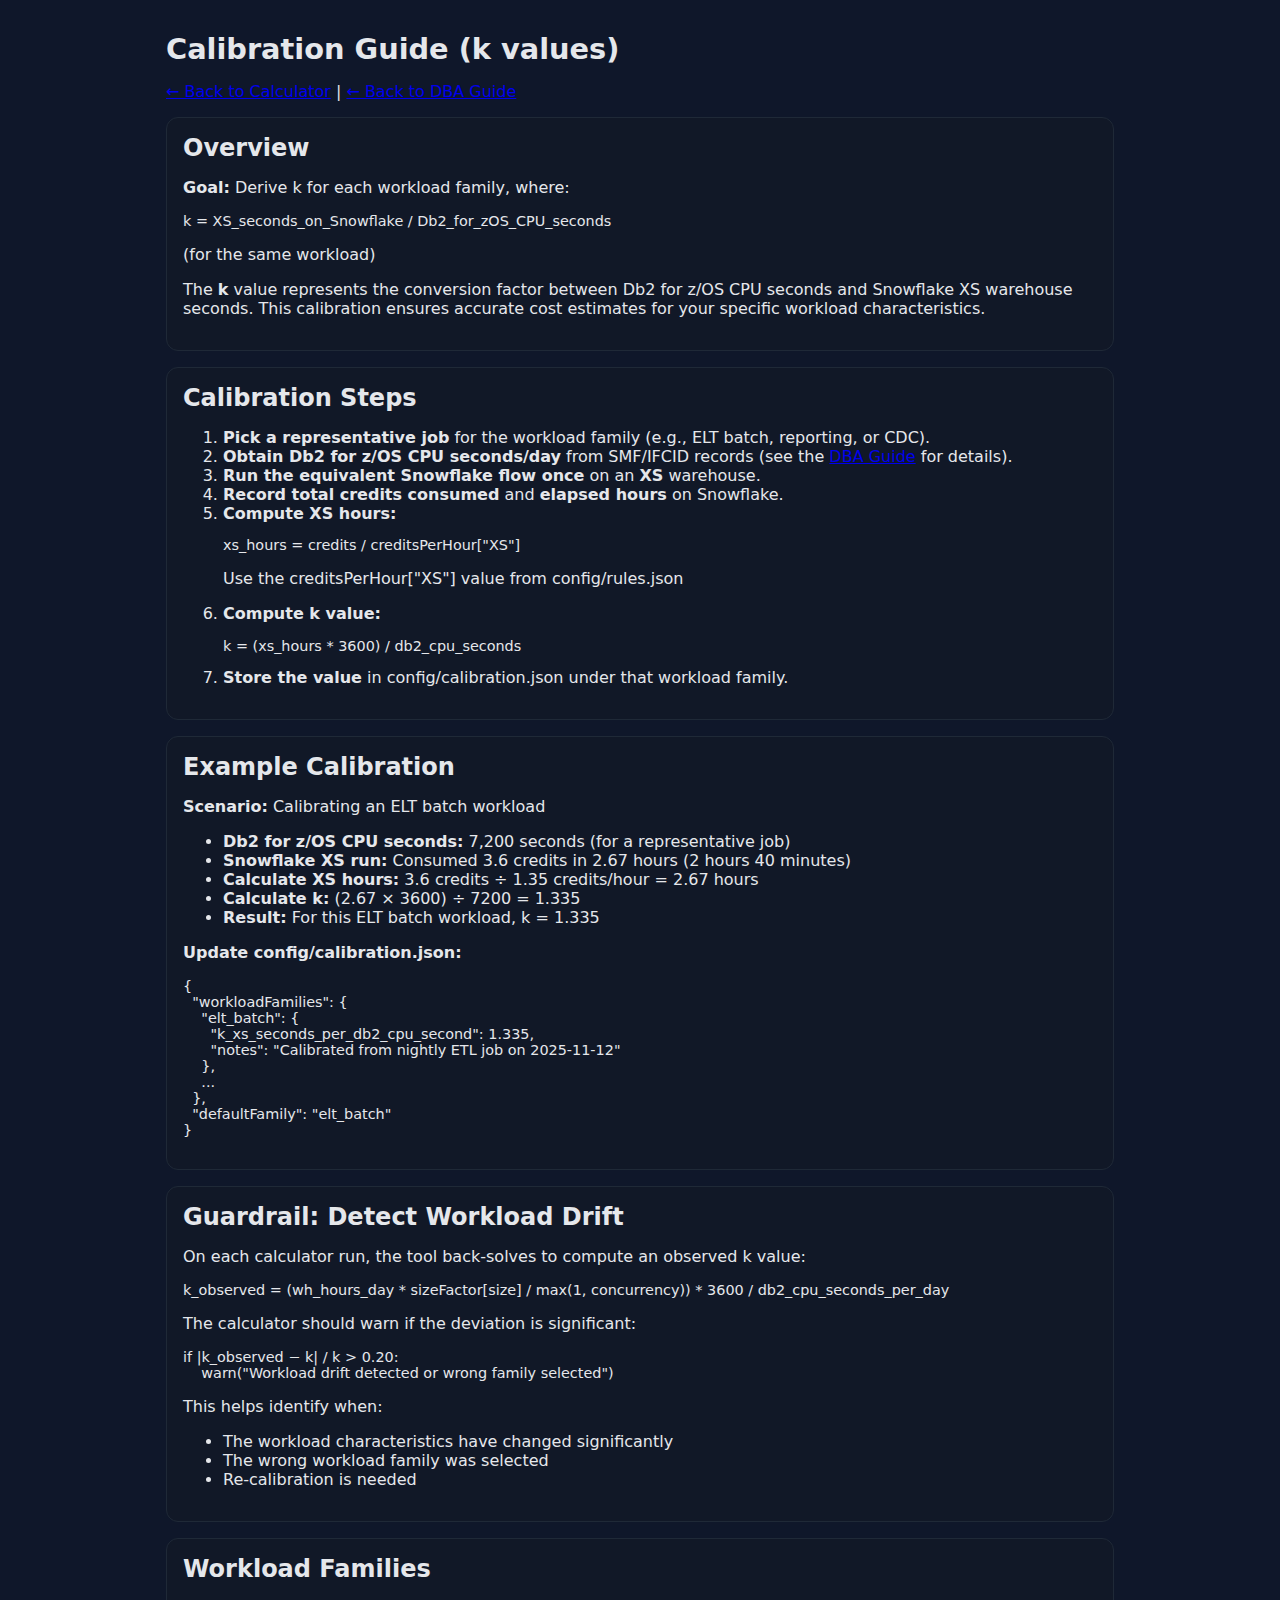
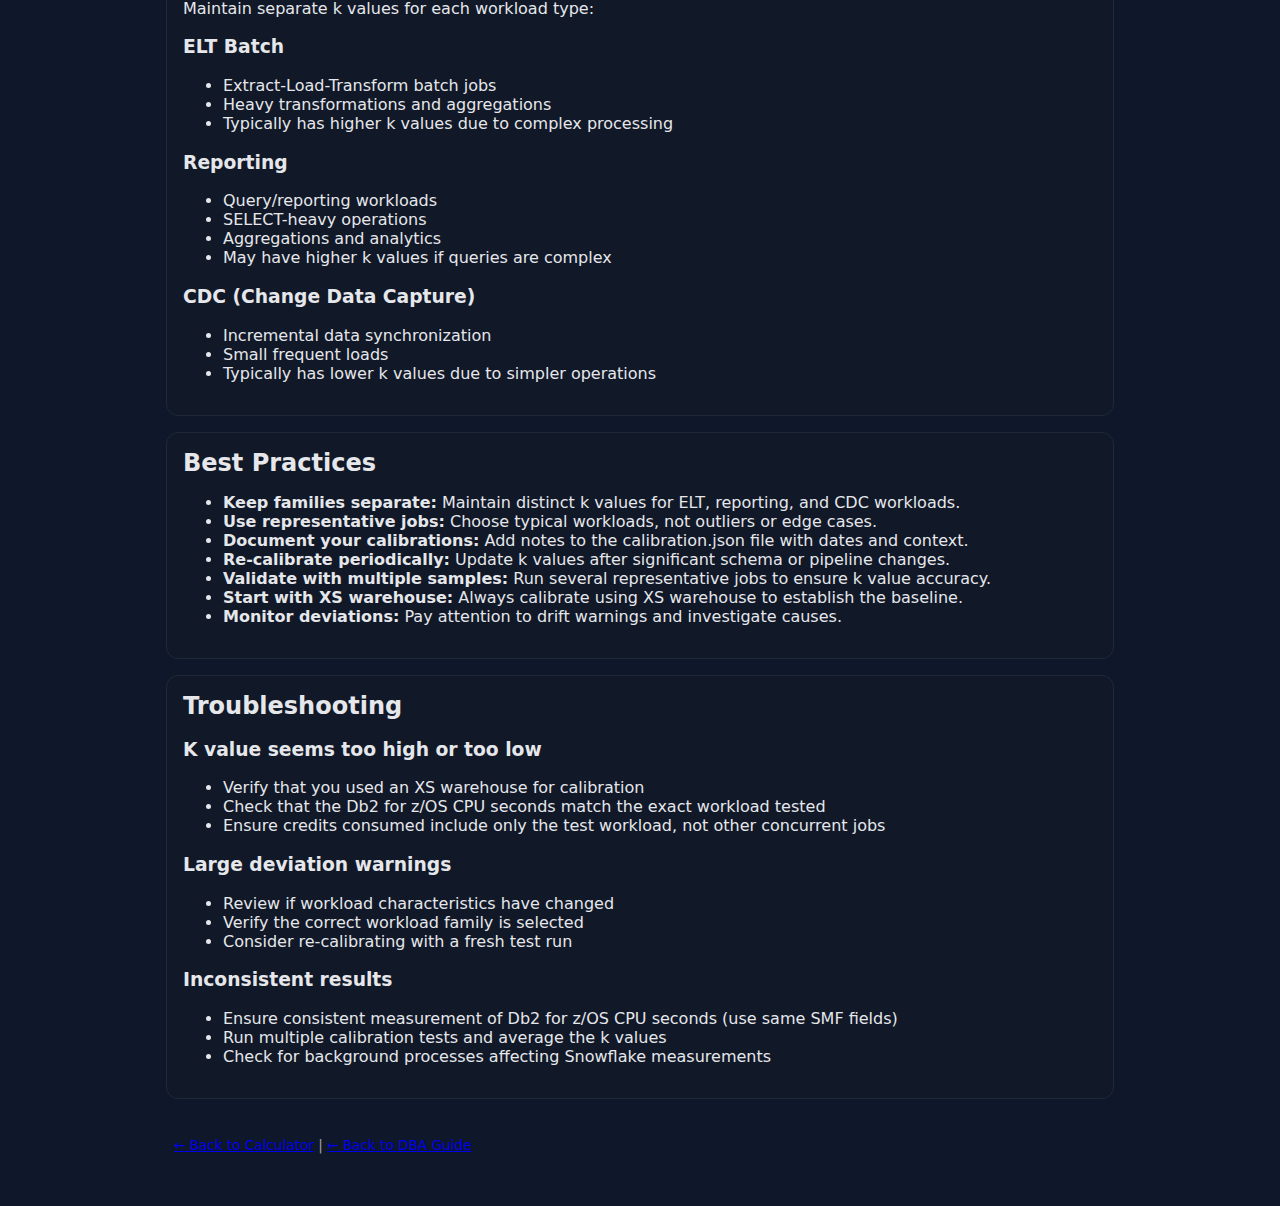
<file: docs/calibration_guide.html>
<!doctype html>
<html lang="en">
<head>
  <meta charset="utf-8">
  <title>Calibration Guide - Snowflake Budget Calculator</title>
  <meta name="viewport" content="width=device-width, initial-scale=1">
  <link href="../css/styles.css" rel="stylesheet">
</head>
<body>
  <div class="container">
    <h1>Calibration Guide (k values)</h1>
    <p><a href="../index.html">← Back to Calculator</a> | <a href="./db2_dba_how_to_use.html">← Back to DBA Guide</a></p>

    <section class="card">
      <h2>Overview</h2>
      <p><strong>Goal:</strong> Derive <code>k</code> for each workload family, where:</p>
      <pre>k = XS_seconds_on_Snowflake / Db2_for_zOS_CPU_seconds</pre>
      <p>(for the same workload)</p>
      <p>The <strong>k</strong> value represents the conversion factor between Db2 for z/OS CPU seconds and Snowflake XS warehouse seconds. This calibration ensures accurate cost estimates for your specific workload characteristics.</p>
    </section>

    <section class="card">
      <h2>Calibration Steps</h2>
      <ol>
        <li><strong>Pick a representative job</strong> for the workload family (e.g., ELT batch, reporting, or CDC).</li>
        <li><strong>Obtain Db2 for z/OS CPU seconds/day</strong> from SMF/IFCID records (see the <a href="./db2_dba_how_to_use.html">DBA Guide</a> for details).</li>
        <li><strong>Run the equivalent Snowflake flow once</strong> on an <strong>XS</strong> warehouse.</li>
        <li><strong>Record total credits consumed</strong> and <strong>elapsed hours</strong> on Snowflake.</li>
        <li><strong>Compute XS hours:</strong>
          <pre>xs_hours = credits / creditsPerHour["XS"]</pre>
          <p>Use the <code>creditsPerHour["XS"]</code> value from <code>config/rules.json</code></p>
        </li>
        <li><strong>Compute k value:</strong>
          <pre>k = (xs_hours * 3600) / db2_cpu_seconds</pre>
        </li>
        <li><strong>Store the value</strong> in <code>config/calibration.json</code> under that workload family.</li>
      </ol>
    </section>

    <section class="card">
      <h2>Example Calibration</h2>
      <p><strong>Scenario:</strong> Calibrating an ELT batch workload</p>
      <ul>
        <li><strong>Db2 for z/OS CPU seconds:</strong> 7,200 seconds (for a representative job)</li>
        <li><strong>Snowflake XS run:</strong> Consumed 3.6 credits in 2.67 hours (2 hours 40 minutes)</li>
        <li><strong>Calculate XS hours:</strong> 3.6 credits ÷ 1.35 credits/hour = 2.67 hours</li>
        <li><strong>Calculate k:</strong> (2.67 × 3600) ÷ 7200 = 1.335</li>
        <li><strong>Result:</strong> For this ELT batch workload, k = 1.335</li>
      </ul>
      <p><strong>Update config/calibration.json:</strong></p>
      <pre>{
  "workloadFamilies": {
    "elt_batch": { 
      "k_xs_seconds_per_db2_cpu_second": 1.335, 
      "notes": "Calibrated from nightly ETL job on 2025-11-12"
    },
    ...
  },
  "defaultFamily": "elt_batch"
}</pre>
    </section>

    <section class="card">
      <h2>Guardrail: Detect Workload Drift</h2>
      <p>On each calculator run, the tool back-solves to compute an observed k value:</p>
      <pre>k_observed = (wh_hours_day * sizeFactor[size] / max(1, concurrency)) * 3600 / db2_cpu_seconds_per_day</pre>
      <p>The calculator should warn if the deviation is significant:</p>
      <pre>if |k_observed − k| / k > 0.20:
    warn("Workload drift detected or wrong family selected")</pre>
      <p>This helps identify when:</p>
      <ul>
        <li>The workload characteristics have changed significantly</li>
        <li>The wrong workload family was selected</li>
        <li>Re-calibration is needed</li>
      </ul>
    </section>

    <section class="card">
      <h2>Workload Families</h2>
      <p>Maintain separate k values for each workload type:</p>
      <h3>ELT Batch</h3>
      <ul>
        <li>Extract-Load-Transform batch jobs</li>
        <li>Heavy transformations and aggregations</li>
        <li>Typically has higher k values due to complex processing</li>
      </ul>

      <h3>Reporting</h3>
      <ul>
        <li>Query/reporting workloads</li>
        <li>SELECT-heavy operations</li>
        <li>Aggregations and analytics</li>
        <li>May have higher k values if queries are complex</li>
      </ul>

      <h3>CDC (Change Data Capture)</h3>
      <ul>
        <li>Incremental data synchronization</li>
        <li>Small frequent loads</li>
        <li>Typically has lower k values due to simpler operations</li>
      </ul>
    </section>

    <section class="card">
      <h2>Best Practices</h2>
      <ul>
        <li><strong>Keep families separate:</strong> Maintain distinct k values for ELT, reporting, and CDC workloads.</li>
        <li><strong>Use representative jobs:</strong> Choose typical workloads, not outliers or edge cases.</li>
        <li><strong>Document your calibrations:</strong> Add notes to the calibration.json file with dates and context.</li>
        <li><strong>Re-calibrate periodically:</strong> Update k values after significant schema or pipeline changes.</li>
        <li><strong>Validate with multiple samples:</strong> Run several representative jobs to ensure k value accuracy.</li>
        <li><strong>Start with XS warehouse:</strong> Always calibrate using XS warehouse to establish the baseline.</li>
        <li><strong>Monitor deviations:</strong> Pay attention to drift warnings and investigate causes.</li>
      </ul>
    </section>

    <section class="card">
      <h2>Troubleshooting</h2>
      <h3>K value seems too high or too low</h3>
      <ul>
        <li>Verify that you used an XS warehouse for calibration</li>
        <li>Check that the Db2 for z/OS CPU seconds match the exact workload tested</li>
        <li>Ensure credits consumed include only the test workload, not other concurrent jobs</li>
      </ul>

      <h3>Large deviation warnings</h3>
      <ul>
        <li>Review if workload characteristics have changed</li>
        <li>Verify the correct workload family is selected</li>
        <li>Consider re-calibrating with a fresh test run</li>
      </ul>

      <h3>Inconsistent results</h3>
      <ul>
        <li>Ensure consistent measurement of Db2 for z/OS CPU seconds (use same SMF fields)</li>
        <li>Run multiple calibration tests and average the k values</li>
        <li>Check for background processes affecting Snowflake measurements</li>
      </ul>
    </section>

    <footer>
      <p><a href="../index.html">← Back to Calculator</a> | <a href="./db2_dba_how_to_use.html">← Back to DBA Guide</a></p>
    </footer>
  </div>
</body>
</html>
</file>
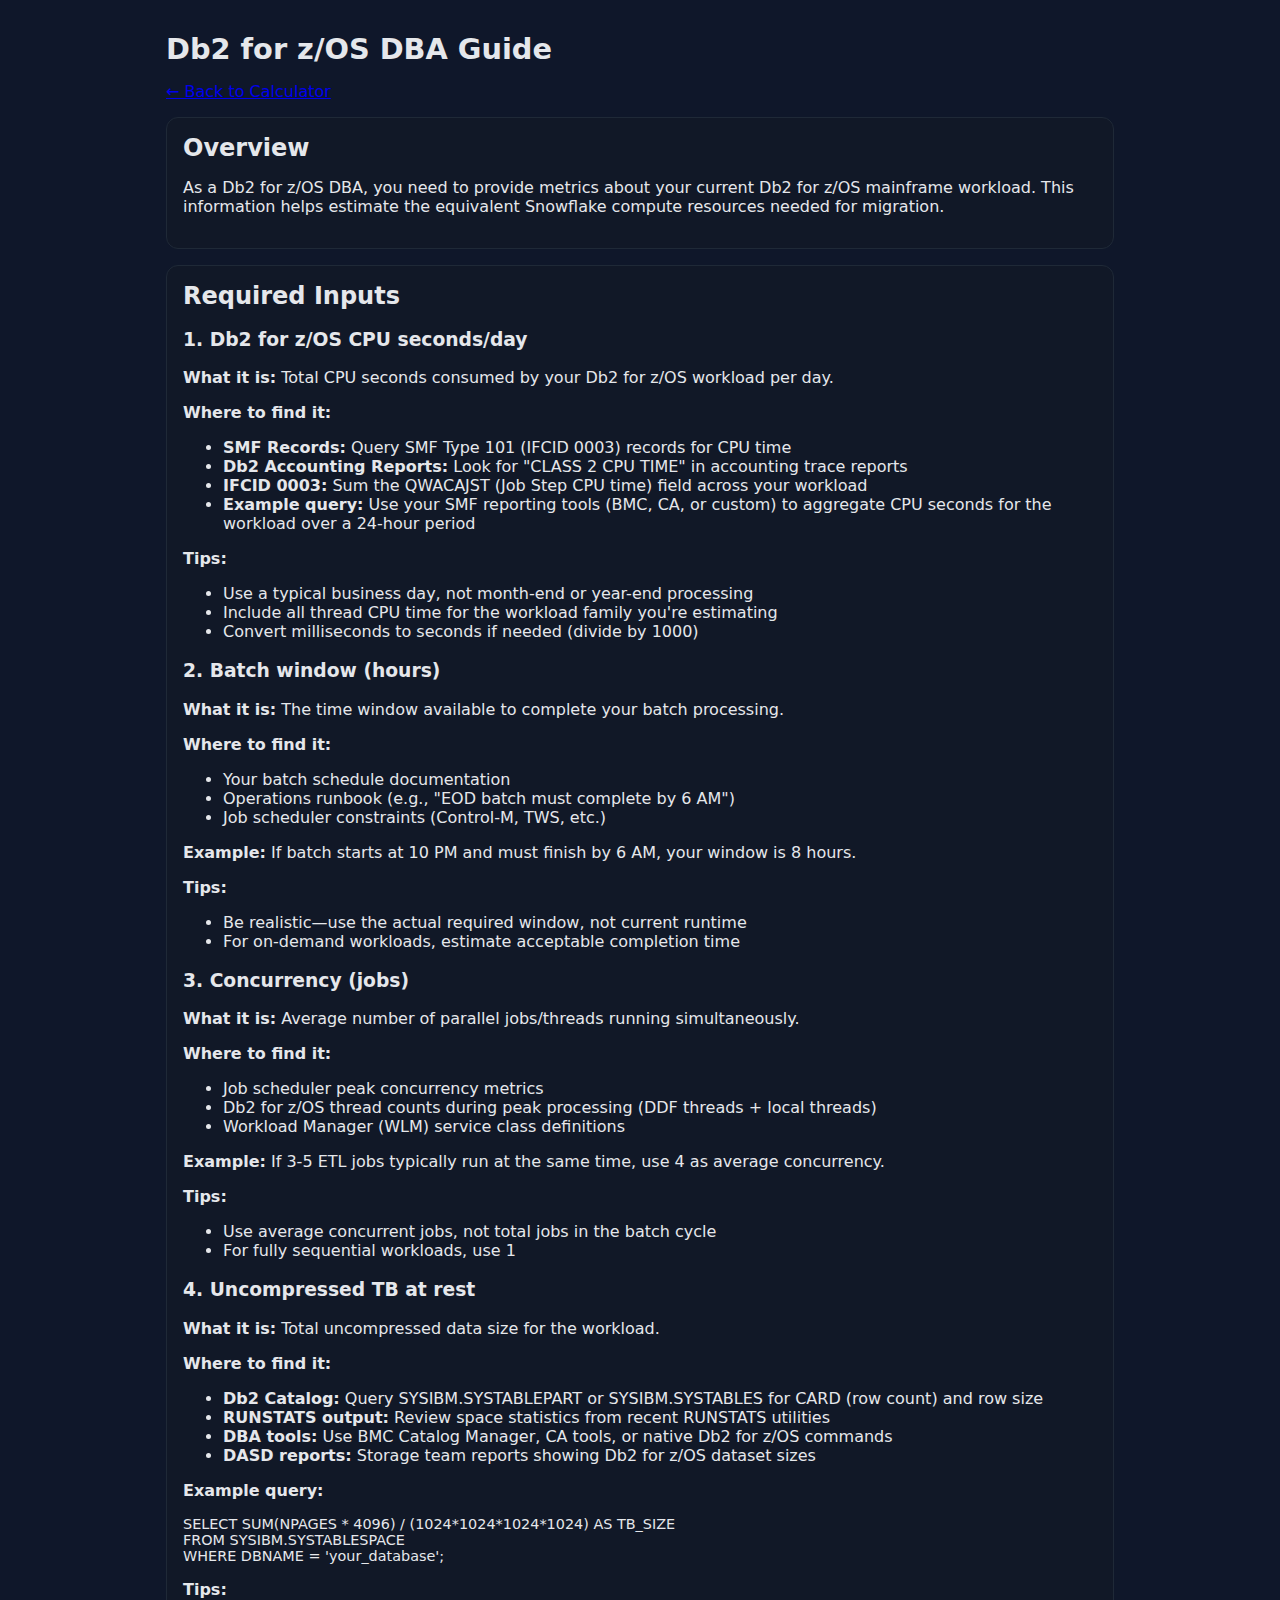
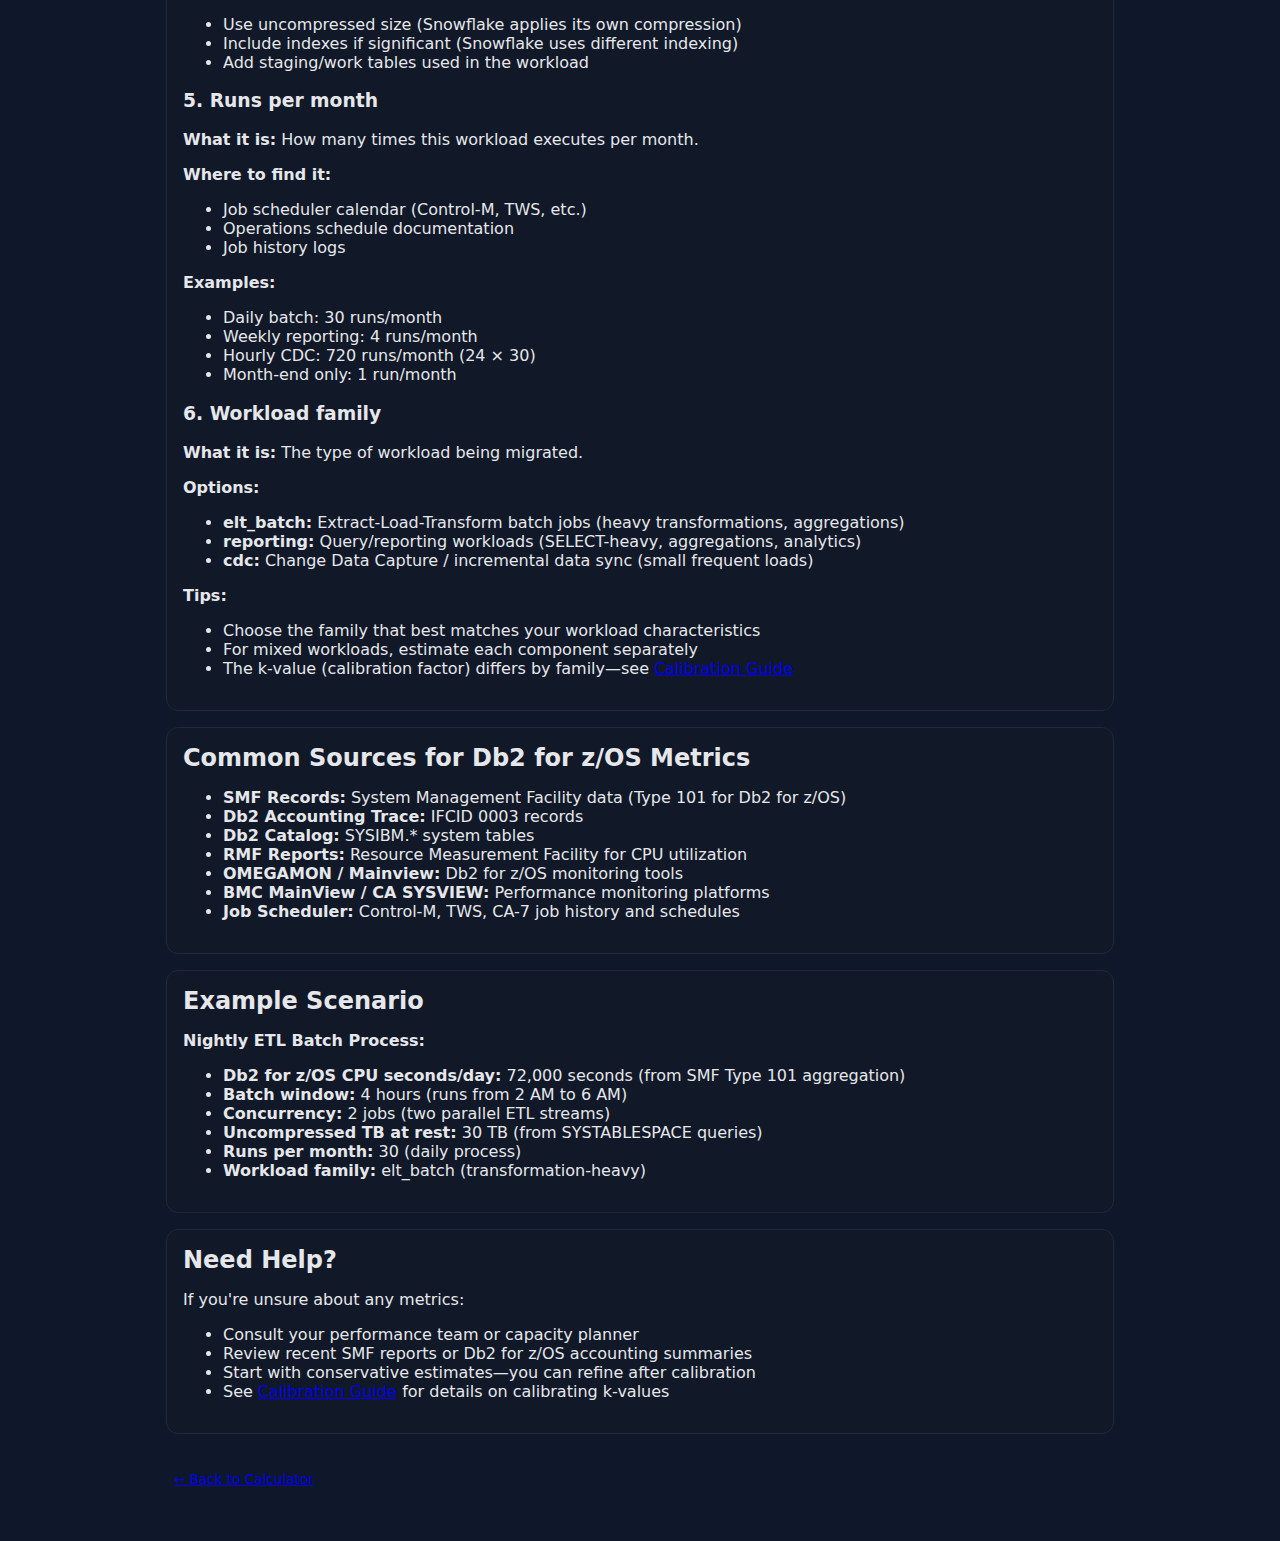
<file: docs/db2_dba_how_to_use.html>
<!doctype html>
<html lang="en">
<head>
  <meta charset="utf-8">
  <title>Db2 for z/OS DBA Guide - Snowflake Budget Calculator</title>
  <meta name="viewport" content="width=device-width, initial-scale=1">
  <link href="../css/styles.css" rel="stylesheet">
</head>
<body>
  <div class="container">
    <h1>Db2 for z/OS DBA Guide</h1>
    <p><a href="../index.html">← Back to Calculator</a></p>

    <section class="card">
      <h2>Overview</h2>
      <p>As a Db2 for z/OS DBA, you need to provide metrics about your current Db2 for z/OS mainframe workload. This information helps estimate the equivalent Snowflake compute resources needed for migration.</p>
    </section>

    <section class="card">
      <h2>Required Inputs</h2>

      <h3>1. Db2 for z/OS CPU seconds/day</h3>
      <p><strong>What it is:</strong> Total CPU seconds consumed by your Db2 for z/OS workload per day.</p>
      <p><strong>Where to find it:</strong></p>
      <ul>
        <li><strong>SMF Records:</strong> Query SMF Type 101 (IFCID 0003) records for CPU time</li>
        <li><strong>Db2 Accounting Reports:</strong> Look for "CLASS 2 CPU TIME" in accounting trace reports</li>
        <li><strong>IFCID 0003:</strong> Sum the QWACAJST (Job Step CPU time) field across your workload</li>
        <li><strong>Example query:</strong> Use your SMF reporting tools (BMC, CA, or custom) to aggregate CPU seconds for the workload over a 24-hour period</li>
      </ul>
      <p><strong>Tips:</strong></p>
      <ul>
        <li>Use a typical business day, not month-end or year-end processing</li>
        <li>Include all thread CPU time for the workload family you're estimating</li>
        <li>Convert milliseconds to seconds if needed (divide by 1000)</li>
      </ul>

      <h3>2. Batch window (hours)</h3>
      <p><strong>What it is:</strong> The time window available to complete your batch processing.</p>
      <p><strong>Where to find it:</strong></p>
      <ul>
        <li>Your batch schedule documentation</li>
        <li>Operations runbook (e.g., "EOD batch must complete by 6 AM")</li>
        <li>Job scheduler constraints (Control-M, TWS, etc.)</li>
      </ul>
      <p><strong>Example:</strong> If batch starts at 10 PM and must finish by 6 AM, your window is 8 hours.</p>
      <p><strong>Tips:</strong></p>
      <ul>
        <li>Be realistic—use the actual required window, not current runtime</li>
        <li>For on-demand workloads, estimate acceptable completion time</li>
      </ul>

      <h3>3. Concurrency (jobs)</h3>
      <p><strong>What it is:</strong> Average number of parallel jobs/threads running simultaneously.</p>
      <p><strong>Where to find it:</strong></p>
      <ul>
        <li>Job scheduler peak concurrency metrics</li>
        <li>Db2 for z/OS thread counts during peak processing (DDF threads + local threads)</li>
        <li>Workload Manager (WLM) service class definitions</li>
      </ul>
      <p><strong>Example:</strong> If 3-5 ETL jobs typically run at the same time, use 4 as average concurrency.</p>
      <p><strong>Tips:</strong></p>
      <ul>
        <li>Use average concurrent jobs, not total jobs in the batch cycle</li>
        <li>For fully sequential workloads, use 1</li>
      </ul>

      <h3>4. Uncompressed TB at rest</h3>
      <p><strong>What it is:</strong> Total uncompressed data size for the workload.</p>
      <p><strong>Where to find it:</strong></p>
      <ul>
        <li><strong>Db2 Catalog:</strong> Query SYSIBM.SYSTABLEPART or SYSIBM.SYSTABLES for CARD (row count) and row size</li>
        <li><strong>RUNSTATS output:</strong> Review space statistics from recent RUNSTATS utilities</li>
        <li><strong>DBA tools:</strong> Use BMC Catalog Manager, CA tools, or native Db2 for z/OS commands</li>
        <li><strong>DASD reports:</strong> Storage team reports showing Db2 for z/OS dataset sizes</li>
      </ul>
      <p><strong>Example query:</strong></p>
      <pre>SELECT SUM(NPAGES * 4096) / (1024*1024*1024*1024) AS TB_SIZE
FROM SYSIBM.SYSTABLESPACE
WHERE DBNAME = 'your_database';</pre>
      <p><strong>Tips:</strong></p>
      <ul>
        <li>Use uncompressed size (Snowflake applies its own compression)</li>
        <li>Include indexes if significant (Snowflake uses different indexing)</li>
        <li>Add staging/work tables used in the workload</li>
      </ul>

      <h3>5. Runs per month</h3>
      <p><strong>What it is:</strong> How many times this workload executes per month.</p>
      <p><strong>Where to find it:</strong></p>
      <ul>
        <li>Job scheduler calendar (Control-M, TWS, etc.)</li>
        <li>Operations schedule documentation</li>
        <li>Job history logs</li>
      </ul>
      <p><strong>Examples:</strong></p>
      <ul>
        <li>Daily batch: 30 runs/month</li>
        <li>Weekly reporting: 4 runs/month</li>
        <li>Hourly CDC: 720 runs/month (24 × 30)</li>
        <li>Month-end only: 1 run/month</li>
      </ul>

      <h3>6. Workload family</h3>
      <p><strong>What it is:</strong> The type of workload being migrated.</p>
      <p><strong>Options:</strong></p>
      <ul>
        <li><strong>elt_batch:</strong> Extract-Load-Transform batch jobs (heavy transformations, aggregations)</li>
        <li><strong>reporting:</strong> Query/reporting workloads (SELECT-heavy, aggregations, analytics)</li>
        <li><strong>cdc:</strong> Change Data Capture / incremental data sync (small frequent loads)</li>
      </ul>
      <p><strong>Tips:</strong></p>
      <ul>
        <li>Choose the family that best matches your workload characteristics</li>
        <li>For mixed workloads, estimate each component separately</li>
        <li>The k-value (calibration factor) differs by family—see <a href="./calibration_guide.html">Calibration Guide</a></li>
      </ul>
    </section>

    <section class="card">
      <h2>Common Sources for Db2 for z/OS Metrics</h2>
      <ul>
        <li><strong>SMF Records:</strong> System Management Facility data (Type 101 for Db2 for z/OS)</li>
        <li><strong>Db2 Accounting Trace:</strong> IFCID 0003 records</li>
        <li><strong>Db2 Catalog:</strong> SYSIBM.* system tables</li>
        <li><strong>RMF Reports:</strong> Resource Measurement Facility for CPU utilization</li>
        <li><strong>OMEGAMON / Mainview:</strong> Db2 for z/OS monitoring tools</li>
        <li><strong>BMC MainView / CA SYSVIEW:</strong> Performance monitoring platforms</li>
        <li><strong>Job Scheduler:</strong> Control-M, TWS, CA-7 job history and schedules</li>
      </ul>
    </section>

    <section class="card">
      <h2>Example Scenario</h2>
      <p><strong>Nightly ETL Batch Process:</strong></p>
      <ul>
        <li><strong>Db2 for z/OS CPU seconds/day:</strong> 72,000 seconds (from SMF Type 101 aggregation)</li>
        <li><strong>Batch window:</strong> 4 hours (runs from 2 AM to 6 AM)</li>
        <li><strong>Concurrency:</strong> 2 jobs (two parallel ETL streams)</li>
        <li><strong>Uncompressed TB at rest:</strong> 30 TB (from SYSTABLESPACE queries)</li>
        <li><strong>Runs per month:</strong> 30 (daily process)</li>
        <li><strong>Workload family:</strong> elt_batch (transformation-heavy)</li>
      </ul>
    </section>

    <section class="card">
      <h2>Need Help?</h2>
      <p>If you're unsure about any metrics:</p>
      <ul>
        <li>Consult your performance team or capacity planner</li>
        <li>Review recent SMF reports or Db2 for z/OS accounting summaries</li>
        <li>Start with conservative estimates—you can refine after calibration</li>
        <li>See <a href="./calibration_guide.html">Calibration Guide</a> for details on calibrating k-values</li>
      </ul>
    </section>

    <footer>
      <p><a href="../index.html">← Back to Calculator</a></p>
    </footer>
  </div>
</body>
</html>
</file>
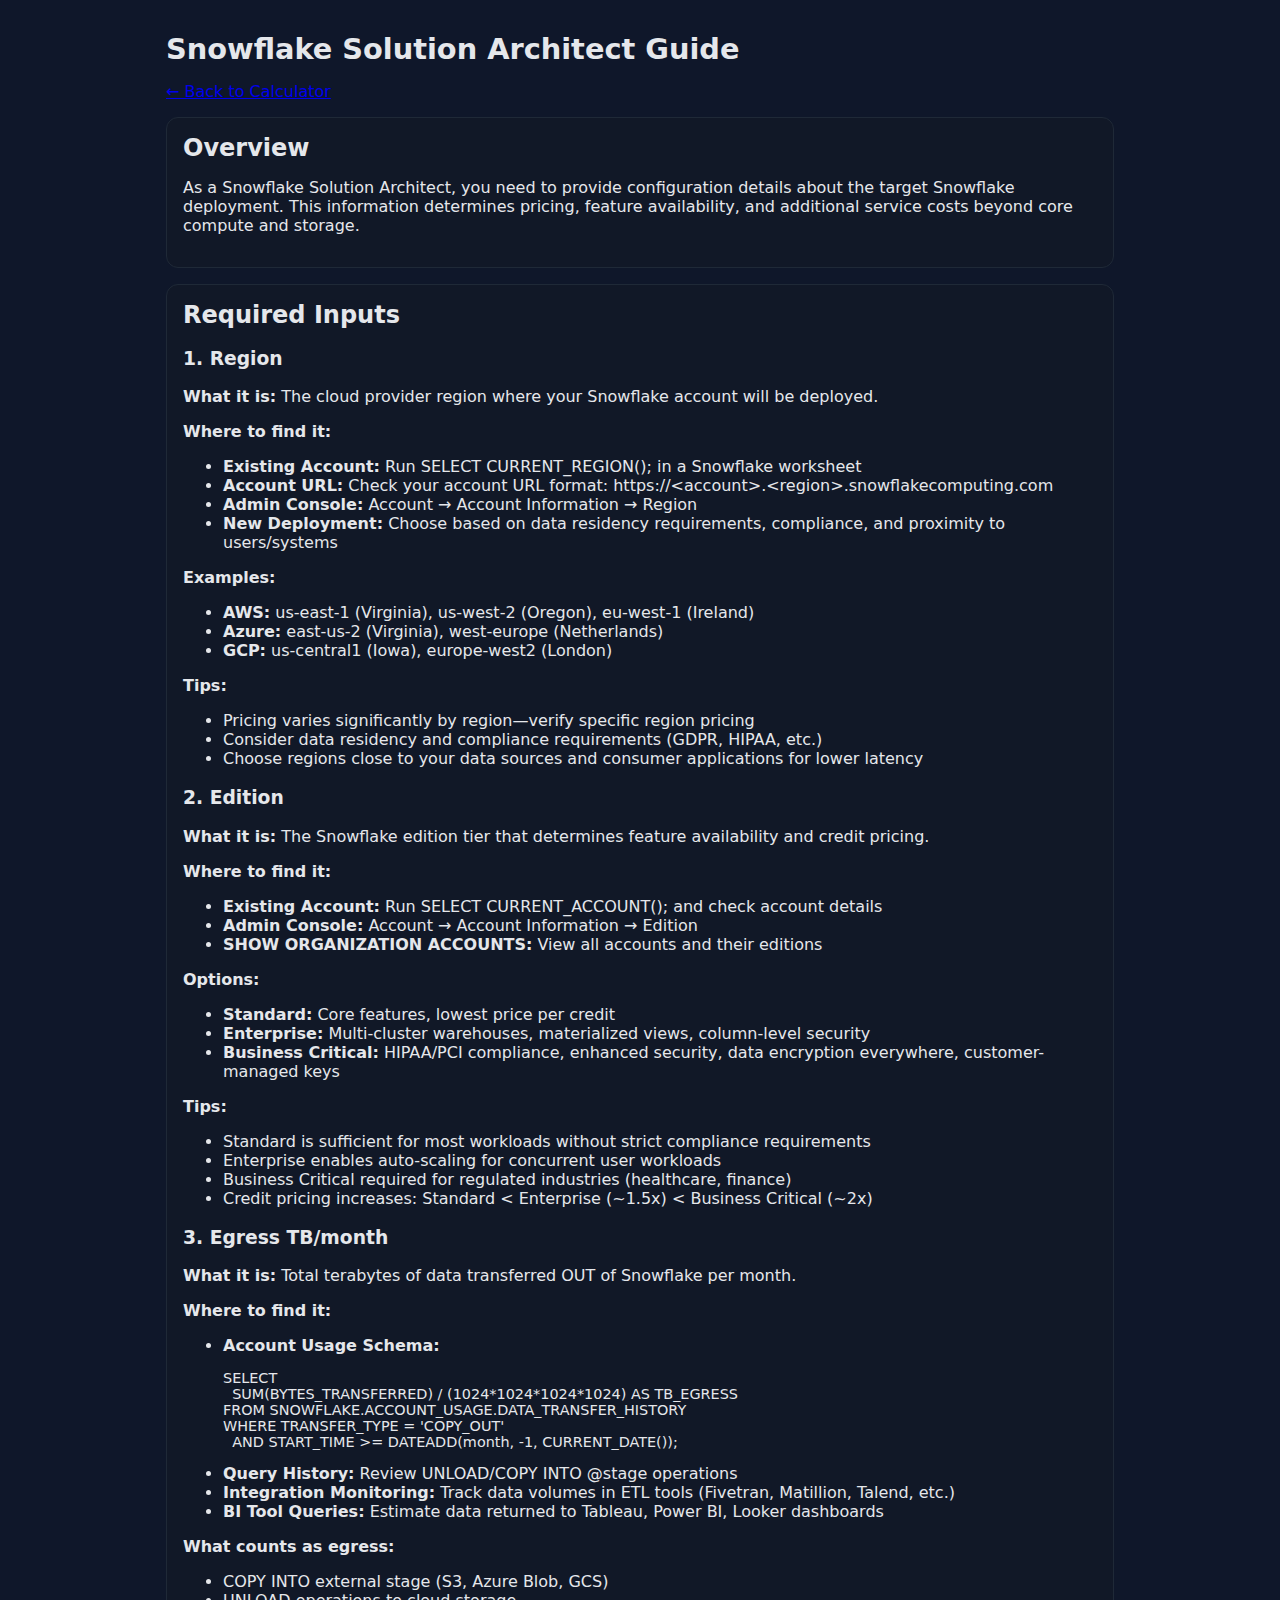
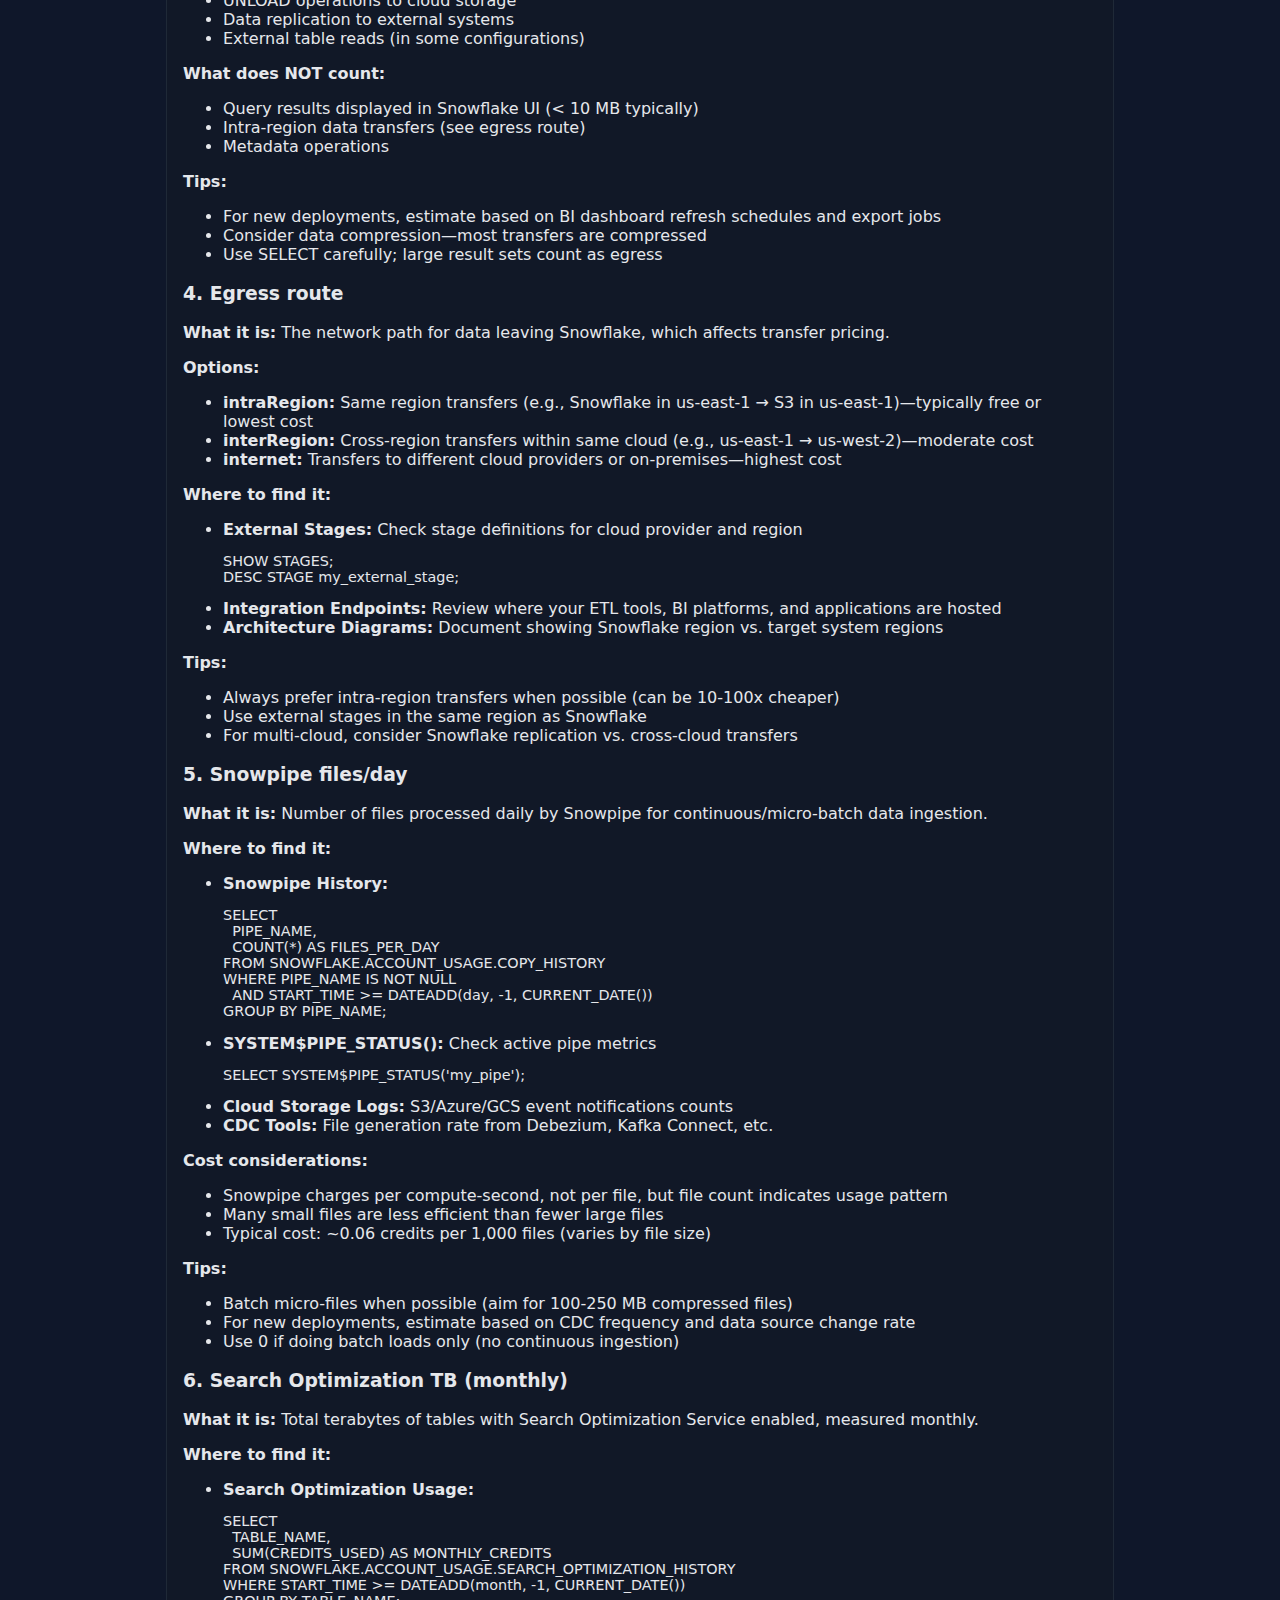
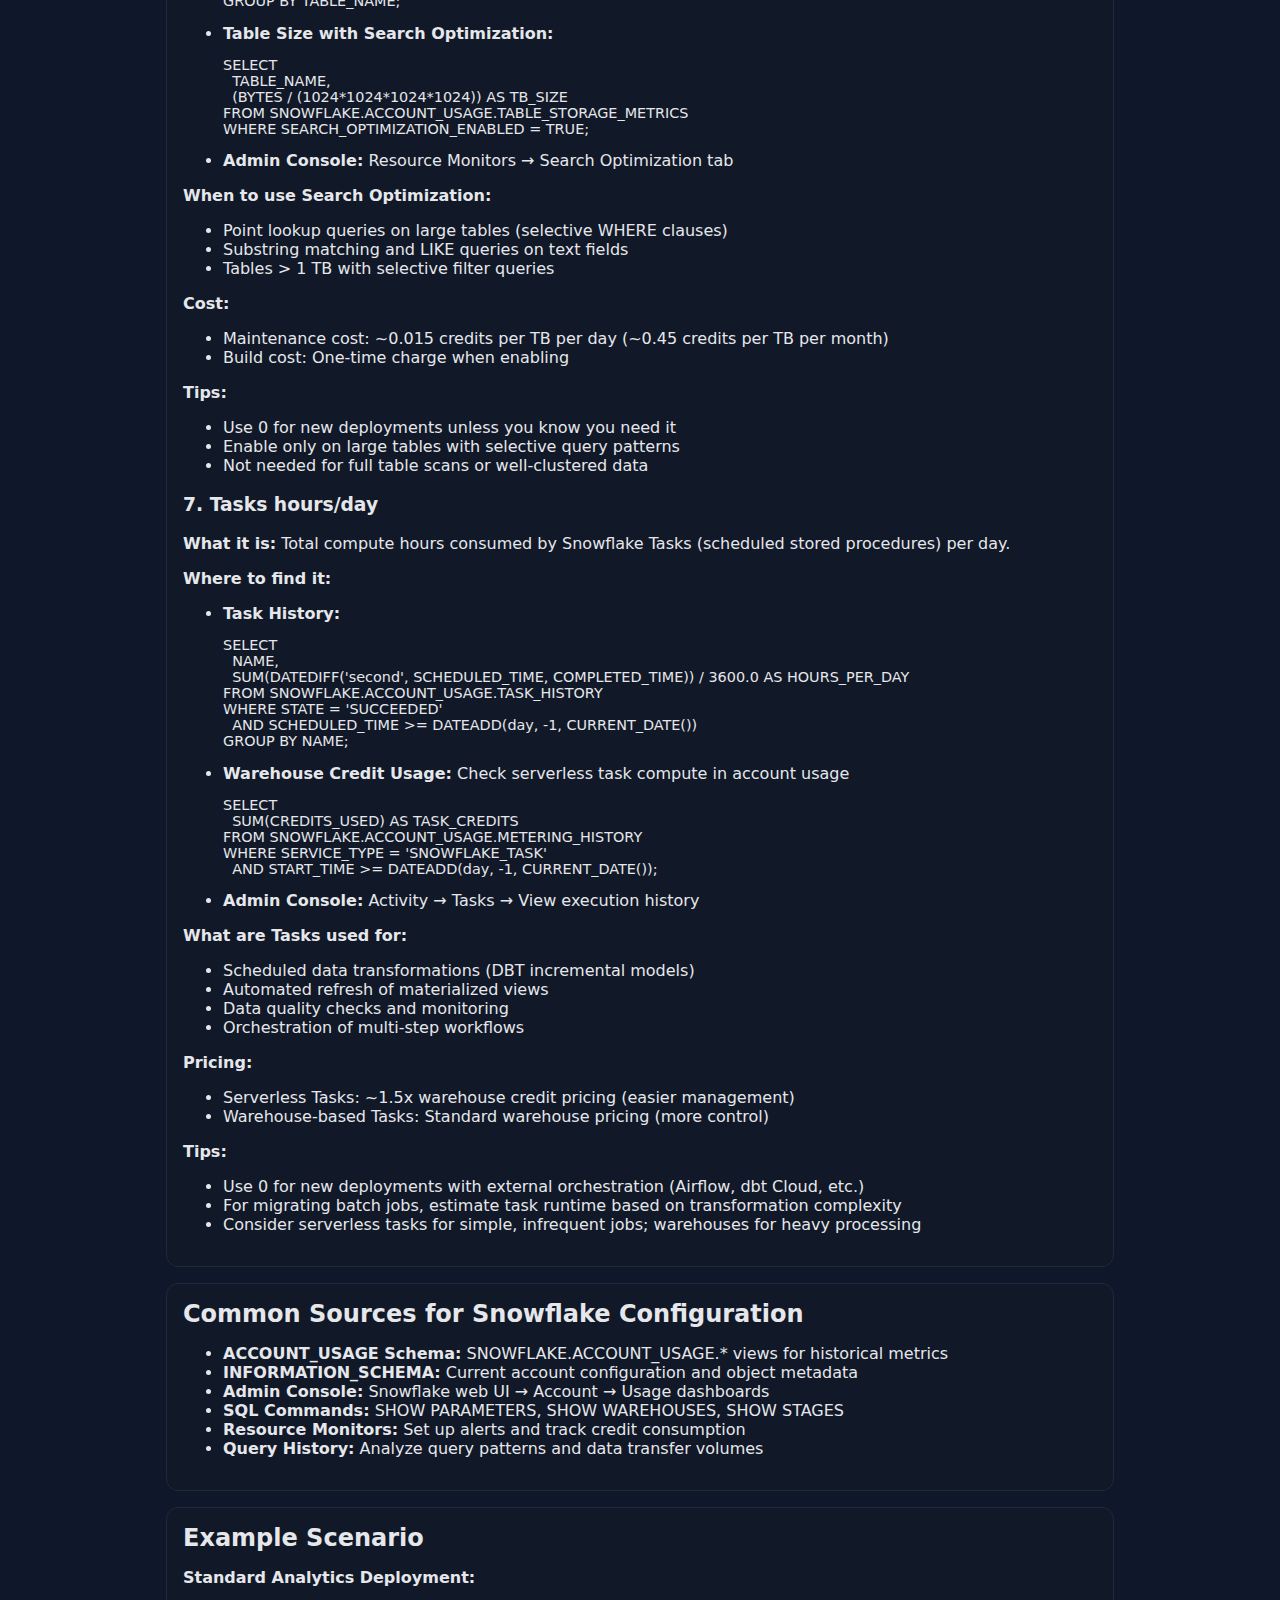
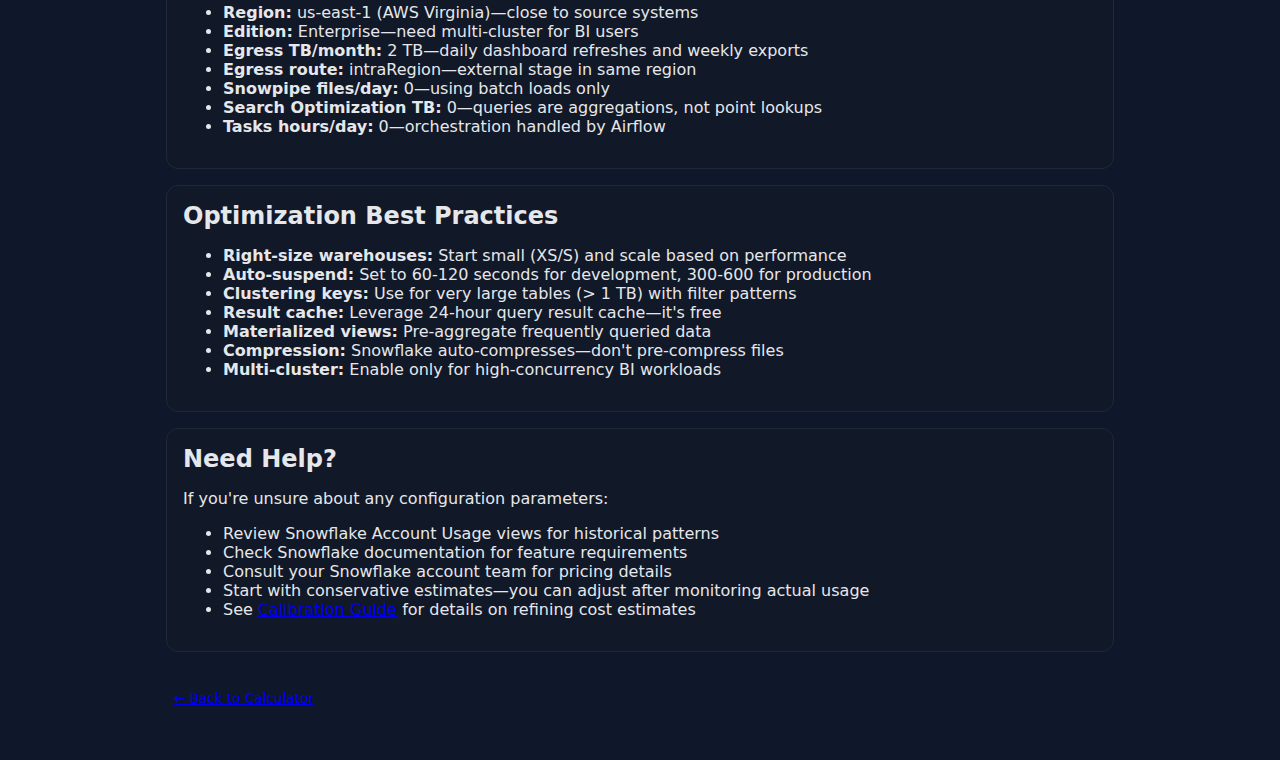
<file: docs/snowflake_architects_how_to_use.html>
<!doctype html>
<html lang="en">
<head>
  <meta charset="utf-8">
  <title>Snowflake Architect Guide - Snowflake Budget Calculator</title>
  <meta name="viewport" content="width=device-width, initial-scale=1">
  <link href="../css/styles.css" rel="stylesheet">
</head>
<body>
  <div class="container">
    <h1>Snowflake Solution Architect Guide</h1>
    <p><a href="../index.html">← Back to Calculator</a></p>

    <section class="card">
      <h2>Overview</h2>
      <p>As a Snowflake Solution Architect, you need to provide configuration details about the target Snowflake deployment. This information determines pricing, feature availability, and additional service costs beyond core compute and storage.</p>
    </section>

    <section class="card">
      <h2>Required Inputs</h2>

      <h3>1. Region</h3>
      <p><strong>What it is:</strong> The cloud provider region where your Snowflake account will be deployed.</p>
      <p><strong>Where to find it:</strong></p>
      <ul>
        <li><strong>Existing Account:</strong> Run <code>SELECT CURRENT_REGION();</code> in a Snowflake worksheet</li>
        <li><strong>Account URL:</strong> Check your account URL format: <code>https://&lt;account&gt;.&lt;region&gt;.snowflakecomputing.com</code></li>
        <li><strong>Admin Console:</strong> Account → Account Information → Region</li>
        <li><strong>New Deployment:</strong> Choose based on data residency requirements, compliance, and proximity to users/systems</li>
      </ul>
      <p><strong>Examples:</strong></p>
      <ul>
        <li><strong>AWS:</strong> us-east-1 (Virginia), us-west-2 (Oregon), eu-west-1 (Ireland)</li>
        <li><strong>Azure:</strong> east-us-2 (Virginia), west-europe (Netherlands)</li>
        <li><strong>GCP:</strong> us-central1 (Iowa), europe-west2 (London)</li>
      </ul>
      <p><strong>Tips:</strong></p>
      <ul>
        <li>Pricing varies significantly by region—verify specific region pricing</li>
        <li>Consider data residency and compliance requirements (GDPR, HIPAA, etc.)</li>
        <li>Choose regions close to your data sources and consumer applications for lower latency</li>
      </ul>

      <h3>2. Edition</h3>
      <p><strong>What it is:</strong> The Snowflake edition tier that determines feature availability and credit pricing.</p>
      <p><strong>Where to find it:</strong></p>
      <ul>
        <li><strong>Existing Account:</strong> Run <code>SELECT CURRENT_ACCOUNT();</code> and check account details</li>
        <li><strong>Admin Console:</strong> Account → Account Information → Edition</li>
        <li><strong>SHOW ORGANIZATION ACCOUNTS:</strong> View all accounts and their editions</li>
      </ul>
      <p><strong>Options:</strong></p>
      <ul>
        <li><strong>Standard:</strong> Core features, lowest price per credit</li>
        <li><strong>Enterprise:</strong> Multi-cluster warehouses, materialized views, column-level security</li>
        <li><strong>Business Critical:</strong> HIPAA/PCI compliance, enhanced security, data encryption everywhere, customer-managed keys</li>
      </ul>
      <p><strong>Tips:</strong></p>
      <ul>
        <li>Standard is sufficient for most workloads without strict compliance requirements</li>
        <li>Enterprise enables auto-scaling for concurrent user workloads</li>
        <li>Business Critical required for regulated industries (healthcare, finance)</li>
        <li>Credit pricing increases: Standard &lt; Enterprise (~1.5x) &lt; Business Critical (~2x)</li>
      </ul>

      <h3>3. Egress TB/month</h3>
      <p><strong>What it is:</strong> Total terabytes of data transferred OUT of Snowflake per month.</p>
      <p><strong>Where to find it:</strong></p>
      <ul>
        <li><strong>Account Usage Schema:</strong></li>
        <pre>SELECT 
  SUM(BYTES_TRANSFERRED) / (1024*1024*1024*1024) AS TB_EGRESS
FROM SNOWFLAKE.ACCOUNT_USAGE.DATA_TRANSFER_HISTORY
WHERE TRANSFER_TYPE = 'COPY_OUT'
  AND START_TIME >= DATEADD(month, -1, CURRENT_DATE());</pre>
        <li><strong>Query History:</strong> Review UNLOAD/COPY INTO @stage operations</li>
        <li><strong>Integration Monitoring:</strong> Track data volumes in ETL tools (Fivetran, Matillion, Talend, etc.)</li>
        <li><strong>BI Tool Queries:</strong> Estimate data returned to Tableau, Power BI, Looker dashboards</li>
      </ul>
      <p><strong>What counts as egress:</strong></p>
      <ul>
        <li>COPY INTO external stage (S3, Azure Blob, GCS)</li>
        <li>UNLOAD operations to cloud storage</li>
        <li>Data replication to external systems</li>
        <li>External table reads (in some configurations)</li>
      </ul>
      <p><strong>What does NOT count:</strong></p>
      <ul>
        <li>Query results displayed in Snowflake UI (&lt; 10 MB typically)</li>
        <li>Intra-region data transfers (see egress route)</li>
        <li>Metadata operations</li>
      </ul>
      <p><strong>Tips:</strong></p>
      <ul>
        <li>For new deployments, estimate based on BI dashboard refresh schedules and export jobs</li>
        <li>Consider data compression—most transfers are compressed</li>
        <li>Use <code>SELECT</code> carefully; large result sets count as egress</li>
      </ul>

      <h3>4. Egress route</h3>
      <p><strong>What it is:</strong> The network path for data leaving Snowflake, which affects transfer pricing.</p>
      <p><strong>Options:</strong></p>
      <ul>
        <li><strong>intraRegion:</strong> Same region transfers (e.g., Snowflake in us-east-1 → S3 in us-east-1)—typically free or lowest cost</li>
        <li><strong>interRegion:</strong> Cross-region transfers within same cloud (e.g., us-east-1 → us-west-2)—moderate cost</li>
        <li><strong>internet:</strong> Transfers to different cloud providers or on-premises—highest cost</li>
      </ul>
      <p><strong>Where to find it:</strong></p>
      <ul>
        <li><strong>External Stages:</strong> Check stage definitions for cloud provider and region</li>
        <pre>SHOW STAGES;
DESC STAGE my_external_stage;</pre>
        <li><strong>Integration Endpoints:</strong> Review where your ETL tools, BI platforms, and applications are hosted</li>
        <li><strong>Architecture Diagrams:</strong> Document showing Snowflake region vs. target system regions</li>
      </ul>
      <p><strong>Tips:</strong></p>
      <ul>
        <li>Always prefer intra-region transfers when possible (can be 10-100x cheaper)</li>
        <li>Use external stages in the same region as Snowflake</li>
        <li>For multi-cloud, consider Snowflake replication vs. cross-cloud transfers</li>
      </ul>

      <h3>5. Snowpipe files/day</h3>
      <p><strong>What it is:</strong> Number of files processed daily by Snowpipe for continuous/micro-batch data ingestion.</p>
      <p><strong>Where to find it:</strong></p>
      <ul>
        <li><strong>Snowpipe History:</strong></li>
        <pre>SELECT 
  PIPE_NAME,
  COUNT(*) AS FILES_PER_DAY
FROM SNOWFLAKE.ACCOUNT_USAGE.COPY_HISTORY
WHERE PIPE_NAME IS NOT NULL
  AND START_TIME >= DATEADD(day, -1, CURRENT_DATE())
GROUP BY PIPE_NAME;</pre>
        <li><strong>SYSTEM$PIPE_STATUS():</strong> Check active pipe metrics</li>
        <pre>SELECT SYSTEM$PIPE_STATUS('my_pipe');</pre>
        <li><strong>Cloud Storage Logs:</strong> S3/Azure/GCS event notifications counts</li>
        <li><strong>CDC Tools:</strong> File generation rate from Debezium, Kafka Connect, etc.</li>
      </ul>
      <p><strong>Cost considerations:</strong></p>
      <ul>
        <li>Snowpipe charges per compute-second, not per file, but file count indicates usage pattern</li>
        <li>Many small files are less efficient than fewer large files</li>
        <li>Typical cost: ~0.06 credits per 1,000 files (varies by file size)</li>
      </ul>
      <p><strong>Tips:</strong></p>
      <ul>
        <li>Batch micro-files when possible (aim for 100-250 MB compressed files)</li>
        <li>For new deployments, estimate based on CDC frequency and data source change rate</li>
        <li>Use 0 if doing batch loads only (no continuous ingestion)</li>
      </ul>

      <h3>6. Search Optimization TB (monthly)</h3>
      <p><strong>What it is:</strong> Total terabytes of tables with Search Optimization Service enabled, measured monthly.</p>
      <p><strong>Where to find it:</strong></p>
      <ul>
        <li><strong>Search Optimization Usage:</strong></li>
        <pre>SELECT 
  TABLE_NAME,
  SUM(CREDITS_USED) AS MONTHLY_CREDITS
FROM SNOWFLAKE.ACCOUNT_USAGE.SEARCH_OPTIMIZATION_HISTORY
WHERE START_TIME >= DATEADD(month, -1, CURRENT_DATE())
GROUP BY TABLE_NAME;</pre>
        <li><strong>Table Size with Search Optimization:</strong></li>
        <pre>SELECT 
  TABLE_NAME,
  (BYTES / (1024*1024*1024*1024)) AS TB_SIZE
FROM SNOWFLAKE.ACCOUNT_USAGE.TABLE_STORAGE_METRICS
WHERE SEARCH_OPTIMIZATION_ENABLED = TRUE;</pre>
        <li><strong>Admin Console:</strong> Resource Monitors → Search Optimization tab</li>
      </ul>
      <p><strong>When to use Search Optimization:</strong></p>
      <ul>
        <li>Point lookup queries on large tables (selective WHERE clauses)</li>
        <li>Substring matching and LIKE queries on text fields</li>
        <li>Tables &gt; 1 TB with selective filter queries</li>
      </ul>
      <p><strong>Cost:</strong></p>
      <ul>
        <li>Maintenance cost: ~0.015 credits per TB per day (~0.45 credits per TB per month)</li>
        <li>Build cost: One-time charge when enabling</li>
      </ul>
      <p><strong>Tips:</strong></p>
      <ul>
        <li>Use 0 for new deployments unless you know you need it</li>
        <li>Enable only on large tables with selective query patterns</li>
        <li>Not needed for full table scans or well-clustered data</li>
      </ul>

      <h3>7. Tasks hours/day</h3>
      <p><strong>What it is:</strong> Total compute hours consumed by Snowflake Tasks (scheduled stored procedures) per day.</p>
      <p><strong>Where to find it:</strong></p>
      <ul>
        <li><strong>Task History:</strong></li>
        <pre>SELECT 
  NAME,
  SUM(DATEDIFF('second', SCHEDULED_TIME, COMPLETED_TIME)) / 3600.0 AS HOURS_PER_DAY
FROM SNOWFLAKE.ACCOUNT_USAGE.TASK_HISTORY
WHERE STATE = 'SUCCEEDED'
  AND SCHEDULED_TIME >= DATEADD(day, -1, CURRENT_DATE())
GROUP BY NAME;</pre>
        <li><strong>Warehouse Credit Usage:</strong> Check serverless task compute in account usage</li>
        <pre>SELECT 
  SUM(CREDITS_USED) AS TASK_CREDITS
FROM SNOWFLAKE.ACCOUNT_USAGE.METERING_HISTORY
WHERE SERVICE_TYPE = 'SNOWFLAKE_TASK'
  AND START_TIME >= DATEADD(day, -1, CURRENT_DATE());</pre>
        <li><strong>Admin Console:</strong> Activity → Tasks → View execution history</li>
      </ul>
      <p><strong>What are Tasks used for:</strong></p>
      <ul>
        <li>Scheduled data transformations (DBT incremental models)</li>
        <li>Automated refresh of materialized views</li>
        <li>Data quality checks and monitoring</li>
        <li>Orchestration of multi-step workflows</li>
      </ul>
      <p><strong>Pricing:</strong></p>
      <ul>
        <li>Serverless Tasks: ~1.5x warehouse credit pricing (easier management)</li>
        <li>Warehouse-based Tasks: Standard warehouse pricing (more control)</li>
      </ul>
      <p><strong>Tips:</strong></p>
      <ul>
        <li>Use 0 for new deployments with external orchestration (Airflow, dbt Cloud, etc.)</li>
        <li>For migrating batch jobs, estimate task runtime based on transformation complexity</li>
        <li>Consider serverless tasks for simple, infrequent jobs; warehouses for heavy processing</li>
      </ul>
    </section>

    <section class="card">
      <h2>Common Sources for Snowflake Configuration</h2>
      <ul>
        <li><strong>ACCOUNT_USAGE Schema:</strong> <code>SNOWFLAKE.ACCOUNT_USAGE.*</code> views for historical metrics</li>
        <li><strong>INFORMATION_SCHEMA:</strong> Current account configuration and object metadata</li>
        <li><strong>Admin Console:</strong> Snowflake web UI → Account → Usage dashboards</li>
        <li><strong>SQL Commands:</strong> <code>SHOW PARAMETERS</code>, <code>SHOW WAREHOUSES</code>, <code>SHOW STAGES</code></li>
        <li><strong>Resource Monitors:</strong> Set up alerts and track credit consumption</li>
        <li><strong>Query History:</strong> Analyze query patterns and data transfer volumes</li>
      </ul>
    </section>

    <section class="card">
      <h2>Example Scenario</h2>
      <p><strong>Standard Analytics Deployment:</strong></p>
      <ul>
        <li><strong>Region:</strong> us-east-1 (AWS Virginia)—close to source systems</li>
        <li><strong>Edition:</strong> Enterprise—need multi-cluster for BI users</li>
        <li><strong>Egress TB/month:</strong> 2 TB—daily dashboard refreshes and weekly exports</li>
        <li><strong>Egress route:</strong> intraRegion—external stage in same region</li>
        <li><strong>Snowpipe files/day:</strong> 0—using batch loads only</li>
        <li><strong>Search Optimization TB:</strong> 0—queries are aggregations, not point lookups</li>
        <li><strong>Tasks hours/day:</strong> 0—orchestration handled by Airflow</li>
      </ul>
    </section>

    <section class="card">
      <h2>Optimization Best Practices</h2>
      <ul>
        <li><strong>Right-size warehouses:</strong> Start small (XS/S) and scale based on performance</li>
        <li><strong>Auto-suspend:</strong> Set to 60-120 seconds for development, 300-600 for production</li>
        <li><strong>Clustering keys:</strong> Use for very large tables (&gt; 1 TB) with filter patterns</li>
        <li><strong>Result cache:</strong> Leverage 24-hour query result cache—it's free</li>
        <li><strong>Materialized views:</strong> Pre-aggregate frequently queried data</li>
        <li><strong>Compression:</strong> Snowflake auto-compresses—don't pre-compress files</li>
        <li><strong>Multi-cluster:</strong> Enable only for high-concurrency BI workloads</li>
      </ul>
    </section>

    <section class="card">
      <h2>Need Help?</h2>
      <p>If you're unsure about any configuration parameters:</p>
      <ul>
        <li>Review Snowflake Account Usage views for historical patterns</li>
        <li>Check Snowflake documentation for feature requirements</li>
        <li>Consult your Snowflake account team for pricing details</li>
        <li>Start with conservative estimates—you can adjust after monitoring actual usage</li>
        <li>See <a href="./calibration_guide.html">Calibration Guide</a> for details on refining cost estimates</li>
      </ul>
    </section>

    <footer>
      <p><a href="../index.html">← Back to Calculator</a></p>
    </footer>
  </div>
</body>
</html>
</file>
<file: css/styles.css>
:root { --bg:#0f172a; --card:#111827; --text:#e5e7eb; --muted:#9ca3af; --accent:#22d3ee; }
* { box-sizing:border-box; font-family: system-ui, -apple-system, Segoe UI, Roboto, Ubuntu, "Helvetica Neue", Arial; }
body { margin:0; background:var(--bg); color:var(--text); }
.container { max-width: 980px; margin: 32px auto; padding: 0 16px; }
h1 { font-size: 1.8rem; margin: 0 0 16px; }
h2 { margin: 0 0 8px; }
.card { background: var(--card); border: 1px solid #1f2937; border-radius: 12px; padding: 16px; margin-bottom: 16px; }
.section-desc { color: var(--muted); font-size: 0.85rem; margin: 0 0 12px; font-style: italic; }
.help-link { color: var(--accent); text-decoration: none; }
.help-link:hover { text-decoration: underline; }
.grid { display:grid; grid-template-columns: repeat(3, 1fr); gap: 12px; }
label { display:flex; flex-direction:column; font-size: 0.9rem; color: var(--muted); }
input, select { margin-top: 6px; padding: 8px; background:#0b1220; border:1px solid #1f2937; color:var(--text); border-radius:8px; }
.actions { display:flex; gap:12px; margin-top:12px; }
button { padding:10px 14px; background:#0b1220; border:1px solid #1f2937; color:var(--text); border-radius:10px; cursor:pointer; }
button:hover { border-color: var(--accent); }
pre { white-space: pre-wrap; word-break: break-word; font-size: 0.9rem; }
footer { color: var(--muted); font-size: 0.85rem; padding: 8px; }

/* Logic section styling */
.logic-details { margin: 0; }
.logic-summary { cursor: pointer; color: var(--text); font-size: 1rem; padding: 12px; border: 1px solid #1f2937; border-radius: 8px; background: #0b1220; user-select: none; list-style: none; display: flex; align-items: center; flex-wrap: wrap; }
.logic-summary:hover { border-color: var(--accent); background: rgba(34, 211, 238, 0.05); }
.logic-summary::-webkit-details-marker { display: none; }
.logic-summary::marker { display: none; }
.logic-summary::before { content: "▶"; margin-right: 8px; transition: transform 0.2s; display: inline-block; }
.logic-details[open] .logic-summary::before { transform: rotate(90deg); }
.logic-steps { display: flex; flex-direction: column; gap: 12px; }
.logic-step { display: flex; gap: 16px; align-items: flex-start; padding: 12px; background: #0b1220; border: 1px solid #1f2937; border-radius: 8px; transition: border-color 0.2s; }
.logic-step:hover { border-color: #374151; }
.logic-step.final-step { border: 2px solid var(--accent); background: rgba(34, 211, 238, 0.05); }
.step-number { flex-shrink: 0; width: 36px; height: 36px; display: flex; align-items: center; justify-content: center; background: var(--accent); color: var(--bg); font-weight: 700; font-size: 1.1rem; border-radius: 50%; }
.logic-step.final-step .step-number { font-size: 1.4rem; }
.step-content { flex: 1; }
.step-content h4 { margin: 0 0 8px; font-size: 1rem; color: var(--text); }
.step-formula { margin: 8px 0; padding: 10px 12px; background: rgba(34, 211, 238, 0.08); border-left: 3px solid var(--accent); border-radius: 4px; font-family: "Courier New", Consolas, monospace; font-size: 0.9rem; color: var(--text); line-height: 1.6; }
.step-explanation { margin: 8px 0 0; font-size: 0.85rem; color: var(--muted); font-style: italic; }

/* Results styling */
.subsection-title { font-size: 1.1rem; margin: 16px 0 12px; color: var(--accent); border-bottom: 1px solid #1f2937; padding-bottom: 8px; }
.result-value { margin-top: 6px; padding: 8px 12px; background: #0b1220; border: 1px solid #1f2937; color: var(--text); border-radius: 8px; font-weight: 600; font-size: 1rem; min-height: 38px; display: flex; align-items: center; }
.result-total { margin-top: 16px; padding: 16px; background: #0b1220; border: 2px solid var(--accent); border-radius: 12px; display: flex; justify-content: space-between; align-items: center; }
.total-label { font-size: 1.1rem; color: var(--muted); font-weight: 500; }
.total-value { font-size: 2rem; color: var(--accent); font-weight: 700; }
.raw-json { margin-top: 20px; }
.raw-json summary { cursor: pointer; color: var(--muted); font-size: 0.85rem; padding: 8px; border: 1px solid #1f2937; border-radius: 8px; background: #0b1220; user-select: none; }
.raw-json summary:hover { border-color: var(--accent); color: var(--text); }
.raw-json pre { margin-top: 12px; padding: 12px; background: #0b1220; border: 1px solid #1f2937; border-radius: 8px; }

/* Tab navigation */
.tabs { display: flex; gap: 8px; margin-bottom: 24px; border-bottom: 2px solid #1f2937; }
.tab-btn { padding: 12px 24px; background: transparent; border: none; border-bottom: 2px solid transparent; color: var(--muted); cursor: pointer; font-size: 1rem; font-weight: 500; transition: all 0.2s; }
.tab-btn:hover { color: var(--text); }
.tab-btn.active { color: var(--accent); border-bottom-color: var(--accent); }
.tab-content { display: none; }
.tab-content.active { display: block; }

/* Configuration editor */
.config-actions { display: flex; gap: 12px; margin-bottom: 24px; flex-wrap: wrap; }
.config-section { margin-bottom: 24px; }
.config-subsection { margin-bottom: 24px; padding-bottom: 24px; border-bottom: 1px solid #1f2937; }
.config-subsection:last-child { border-bottom: none; }
.config-subsection h3 { font-size: 1.1rem; margin: 0 0 12px; color: var(--accent); }
.config-controls { margin-bottom: 12px; }
.config-list { display: flex; flex-direction: column; gap: 12px; }
.config-item { padding: 16px; background: #0b1220; border: 1px solid #1f2937; border-radius: 8px; }
.config-item-header { display: flex; justify-content: space-between; align-items: center; margin-bottom: 12px; }
.config-item-title { font-weight: 600; color: var(--text); }
.config-item-actions { display: flex; gap: 8px; }
.config-item-actions button { padding: 6px 12px; font-size: 0.85rem; }
.config-form { display: grid; grid-template-columns: repeat(auto-fit, minmax(250px, 1fr)); gap: 12px; }
.config-form-group { display: flex; flex-direction: column; }
.config-form-group label { font-size: 0.85rem; color: var(--muted); margin-bottom: 4px; }
.config-form-group input { padding: 8px; background: #0b1220; border: 1px solid #1f2937; color: var(--text); border-radius: 6px; }
.config-form-group input:focus { outline: none; border-color: var(--accent); }
.config-nested { margin-left: 16px; padding-left: 16px; border-left: 2px solid #1f2937; }
.config-nested h4 { font-size: 0.95rem; margin: 12px 0 8px; color: var(--muted); }
.delete-btn { background: #7f1d1d !important; border-color: #991b1b !important; }
.delete-btn:hover { background: #991b1d !important; border-color: #dc2626 !important; }
.add-item-btn { background: var(--accent) !important; border-color: var(--accent) !important; color: var(--bg) !important; font-weight: 600; }
.add-item-btn:hover { opacity: 0.9; }

@media (max-width: 820px) { 
  .grid { grid-template-columns: 1fr; }
  .result-total { flex-direction: column; align-items: flex-start; gap: 8px; }
  .total-value { font-size: 1.5rem; }
  .config-form { grid-template-columns: 1fr; }
  .tabs { flex-wrap: wrap; }
}
</file>
